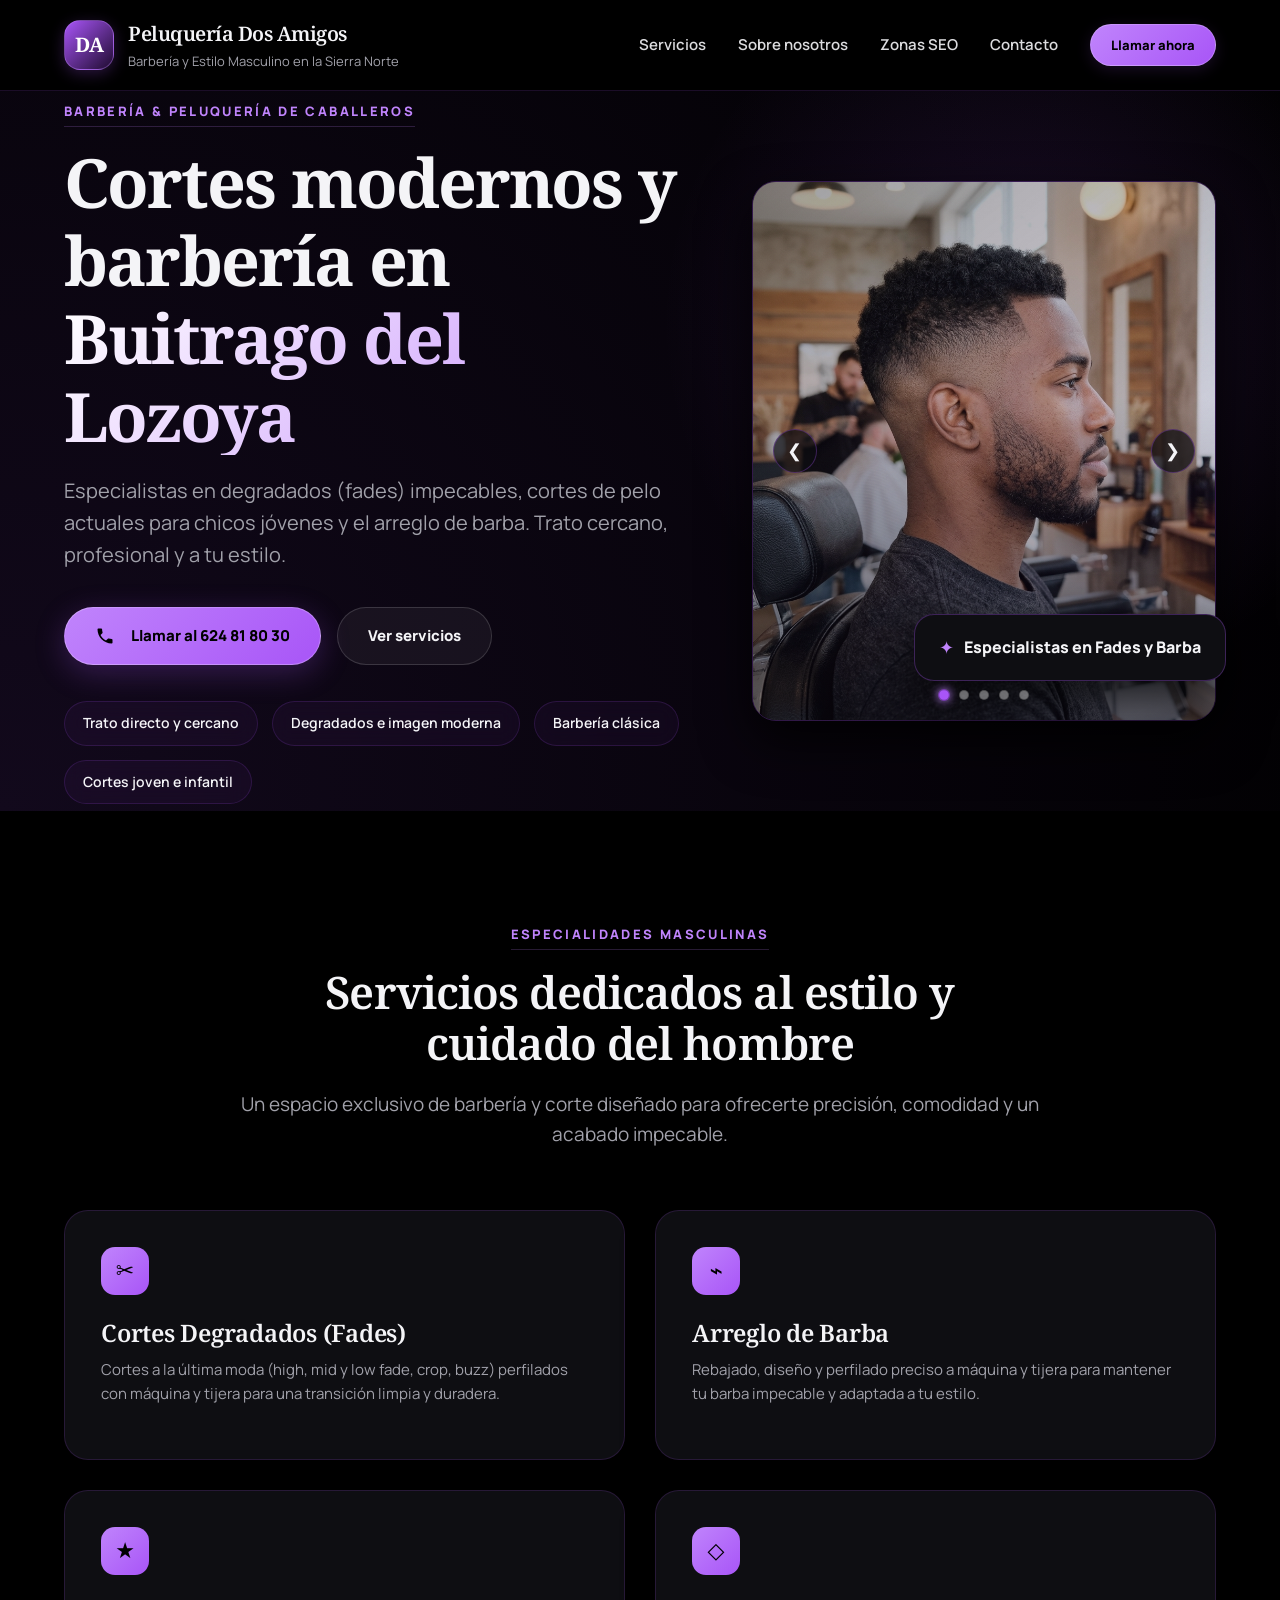
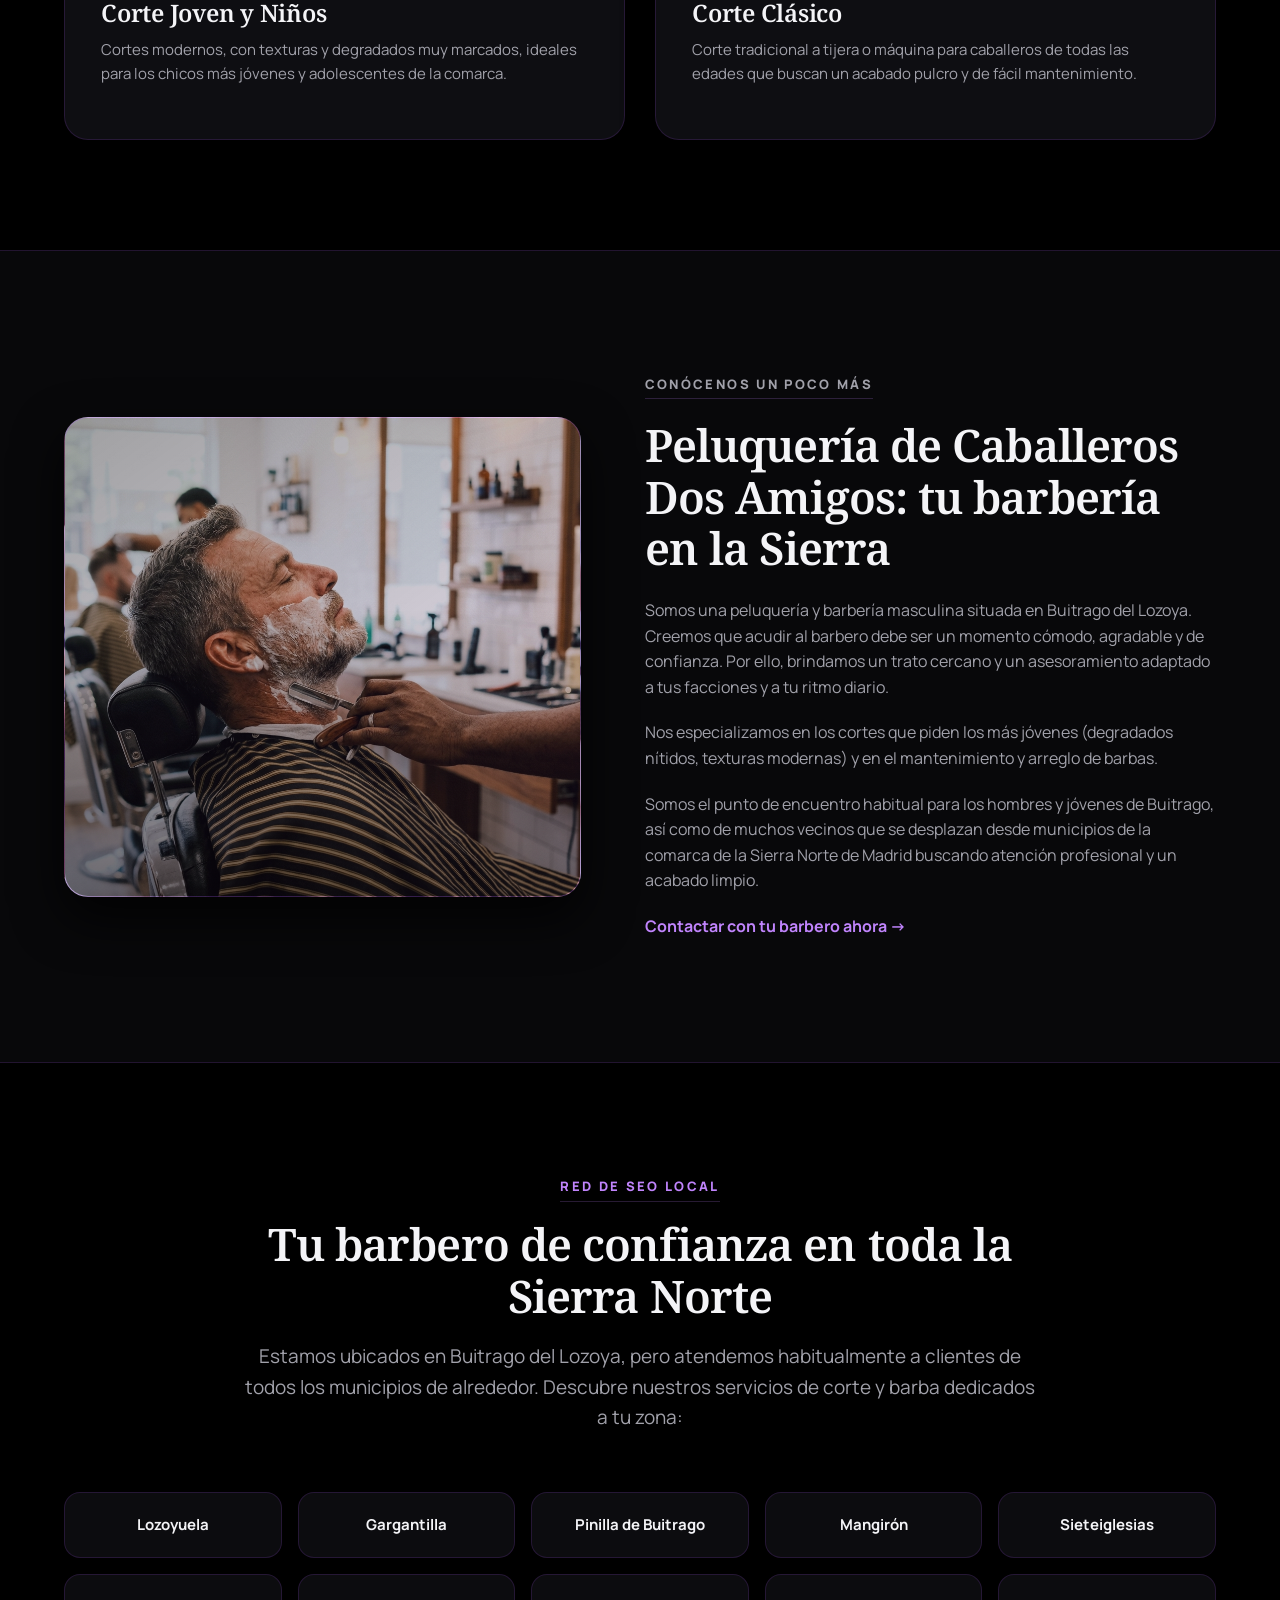
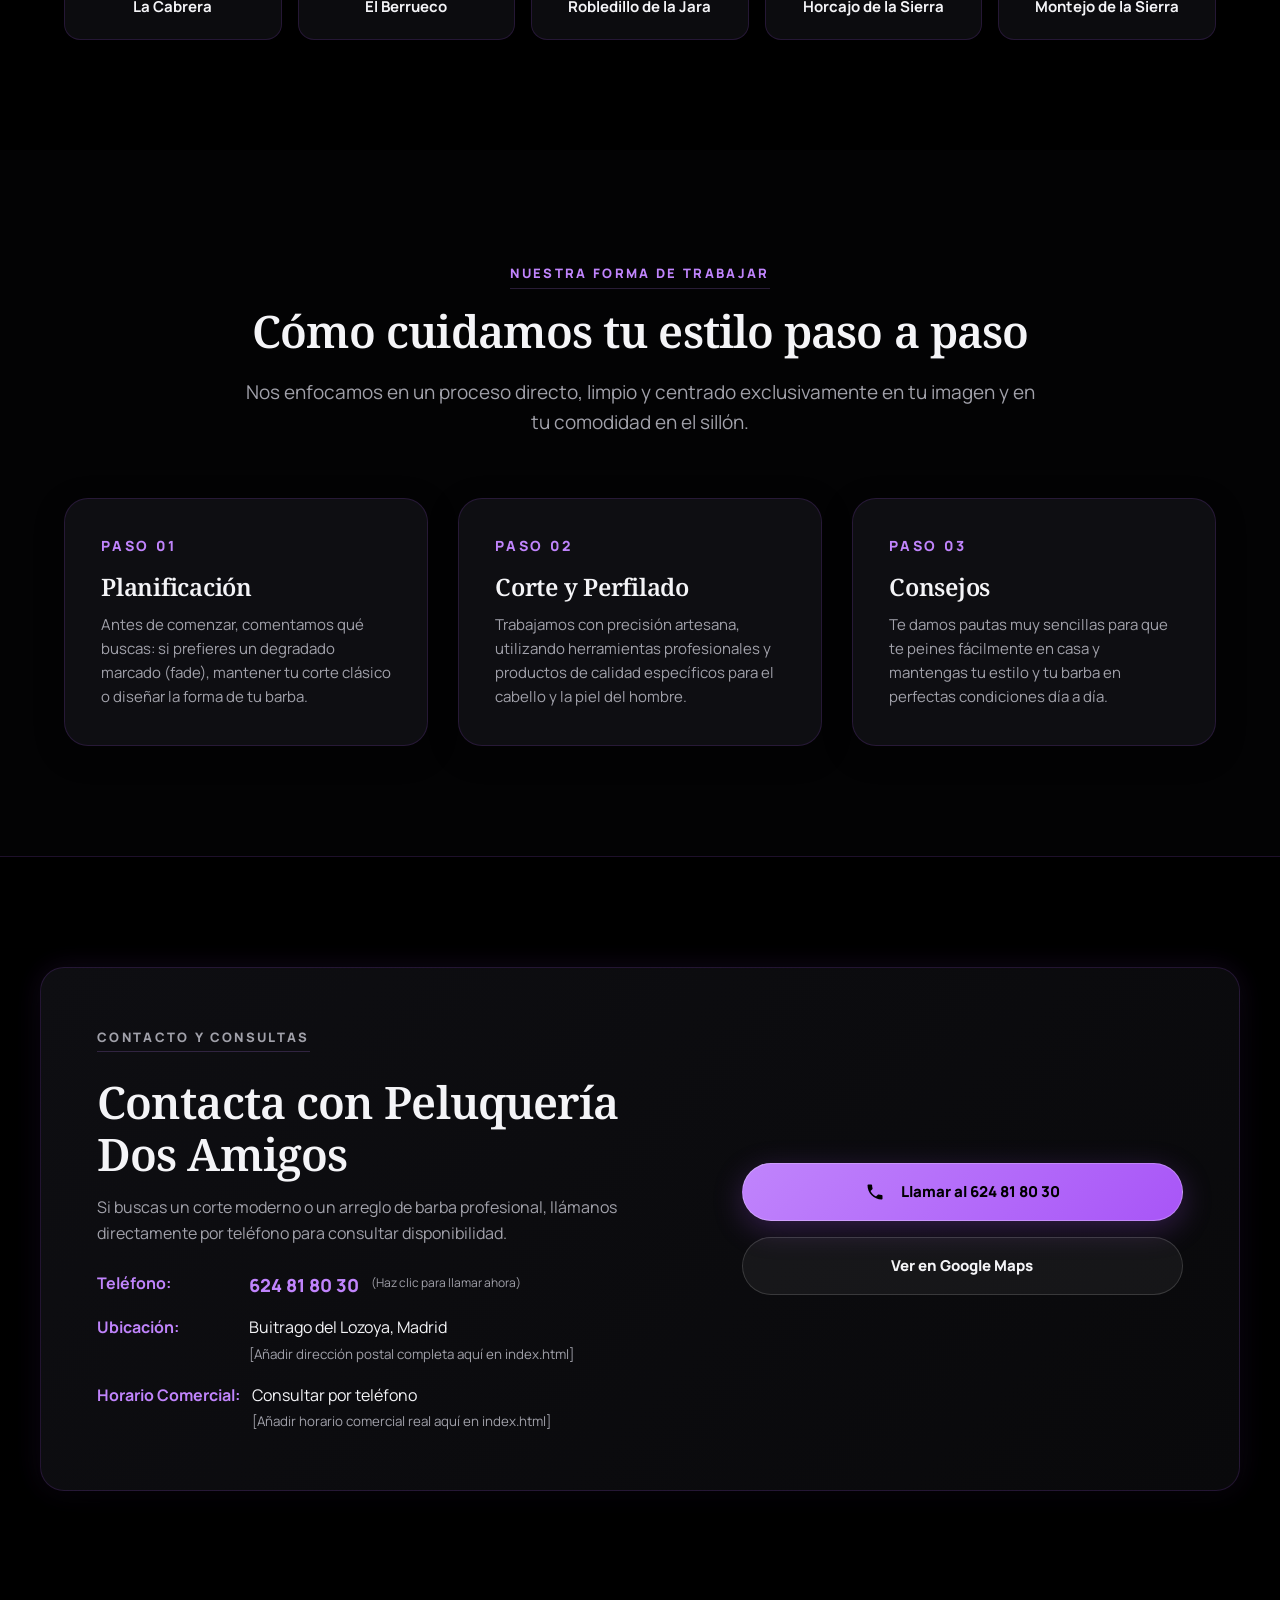
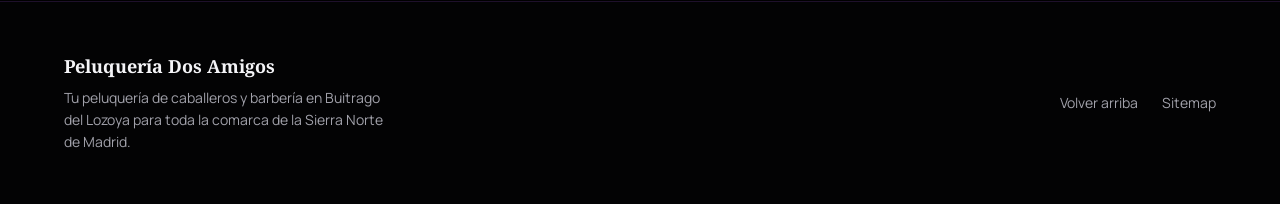
<file: index.html>
<!doctype html>
<html lang="es">
<head>
  <meta charset="UTF-8" />
  <meta name="viewport" content="width=device-width, initial-scale=1.0" />
  
  <!-- SEO Meta Tags -->
  <title>Barbería y Peluquería de Caballeros Dos Amigos | Buitrago del Lozoya</title>
  <meta name="description" content="Peluquería de caballeros y barbería Dos Amigos en Buitrago del Lozoya. Cortes modernos, degradados (fades) para jóvenes y arreglo de barba profesional." />
  <meta name="keywords" content="barberia Buitrago del Lozoya, peluqueria caballeros Buitrago, cortar pelo hombre Buitrago, degradados jovenes Buitrago, arreglar barba Buitrago, peluqueria hombres Sierra Norte" />
  <meta name="robots" content="index, follow, max-image-preview:large" />
  
  <!-- Canonical URL -->
  <link rel="canonical" href="https://peluqueria-dos-amigos-buitrago.github.io/" />
  
  <!-- Open Graph / Facebook -->
  <meta property="og:title" content="Peluquería de Caballeros y Barbería Dos Amigos | Buitrago del Lozoya" />
  <meta property="og:description" content="Tu barbería de confianza en Buitrago del Lozoya y Sierra Norte. Cortes modernos, degradados impecables y arreglo de barba." />
  <meta property="og:type" content="website" />
  <meta property="og:url" content="https://peluqueria-dos-amigos-buitrago.github.io/" />
  <meta property="og:image" content="https://peluqueria-dos-amigos-buitrago.github.io/assets/og-peluqueria-dos-amigos.jpg" />
  
  <!-- Favicon -->
  <link rel="icon" href="assets/favicon.svg" type="image/svg+xml" />
  
  <!-- Preconectar Google Fonts para rendimiento -->
  <link rel="preconnect" href="https://fonts.googleapis.com" />
  <link rel="preconnect" href="https://fonts.gstatic.com" crossorigin />
  
  <!-- Stylesheets -->
  <link rel="stylesheet" href="assets/styles.css?v=1.2" />
  
  <!-- Schema.org JSON-LD para SEO Local -->
  <script type="application/ld+json">
  {
    "@context": "https://schema.org",
    "@type": "BarberShop",
    "name": "Peluquería de Caballeros y Barbería Dos Amigos",
    "image": "https://peluqueria-dos-amigos-buitrago.github.io/assets/og-peluqueria-dos-amigos.jpg",
    "@id": "https://peluqueria-dos-amigos-buitrago.github.io/#barbershop",
    "url": "https://peluqueria-dos-amigos-buitrago.github.io/",
    "telephone": "+34624818030",
    "priceRange": "€€",
    "address": {
      "@type": "PostalAddress",
      "streetAddress": "Buitrago del Lozoya",
      "addressLocality": "Buitrago del Lozoya",
      "postalCode": "28730",
      "addressRegion": "Madrid",
      "addressCountry": "ES"
    },
    "geo": {
      "@type": "GeoCoordinates",
      "latitude": 40.9921,
      "longitude": -3.6382
    },
    "openingHoursSpecification": [
      {
        "@type": "OpeningHoursSpecification",
        "dayOfWeek": [
          "Tuesday",
          "Wednesday",
          "Thursday",
          "Friday"
        ],
        "opens": "09:30",
        "closes": "19:30"
      },
      {
        "@type": "OpeningHoursSpecification",
        "dayOfWeek": "Saturday",
        "opens": "09:00",
        "closes": "14:00"
      }
    ],
    "sameAs": [
      "https://www.instagram.com/peluqueria_dos_amigos"
    ],
    "areaServed": [
      "Buitrago del Lozoya",
      "Lozoyuela",
      "Gargantilla del Lozoya",
      "Pinilla de Buitrago",
      "Mangirón",
      "Sieteiglesias",
      "La Cabrera",
      "El Berrueco",
      "Robledillo de la Jara",
      "Horcajo de la Sierra",
      "Montejo de la Sierra"
    ]
  }
  </script>
</head>
<body>
  <!-- Skip Link para Accesibilidad -->
  <a class="skip" href="#contenido">Saltar al contenido</a>
  
  <!-- Header / Navegación -->
  <header class="site-header" id="top">
    <div class="container nav-wrap">
      <a href="index.html" class="brand" aria-label="Peluquería de Caballeros y Barbería Dos Amigos - Inicio">
        <span class="brand-mark" aria-hidden="true">DA</span>
        <span>
          <strong>Peluquería Dos Amigos</strong>
          <small>Barbería y Estilo Masculino en la Sierra Norte</small>
        </span>
      </a>
      <button class="menu-toggle" aria-expanded="false" aria-controls="menu" aria-label="Abrir menú de navegación">☰</button>
      <nav id="menu" class="menu" aria-label="Navegación principal">
        <a href="#servicios">Servicios</a>
        <a href="#sobre-nosotros">Sobre nosotros</a>
        <a href="#zonas">Zonas SEO</a>
        <a href="#contacto">Contacto</a>
        <a class="btn btn-small" href="tel:+34624818030">Llamar ahora</a>
      </nav>
    </div>
  </header>

  <!-- Contenido Principal -->
  <main id="contenido">
    <!-- Hero Section -->
    <section class="hero section-glow">
      <div class="container hero-grid">
        <div class="hero-copy reveal">
          <p class="eyebrow">Barbería &amp; Peluquería de Caballeros</p>
          <h1>Cortes modernos y barbería en <strong>Buitrago del Lozoya</strong></h1>
          <p class="lead">Especialistas en degradados (fades) impecables, cortes de pelo actuales para chicos jóvenes y el arreglo de barba. Trato cercano, profesional y a tu estilo.</p>
          <div class="hero-actions">
            <a class="btn" href="tel:+34624818030">
              <svg style="width:20px;height:20px;fill:currentColor;vertical-align:middle;margin-right:6px;" viewBox="0 0 24 24"><path d="M6.62 10.79c1.44 2.83 3.76 5.14 6.59 6.59l2.2-2.2c.27-.27.67-.36 1.02-.24 1.12.37 2.33.57 3.57.57.55 0 1 .45 1 1V20c0 .55-.45 1-1 1-9.39 0-17-7.61-17-17 0-.55.45-1 1-1h3.5c.55 0 1 .45 1 1 0 1.25.2 2.45.57 3.57.11.35.03.74-.25 1.02l-2.2 2.2z"/></svg>
              Llamar al 624 81 80 30
            </a>
            <a class="btn btn-ghost" href="#servicios">Ver servicios</a>
          </div>
          <ul class="trust-list" aria-label="Nuestras garantías">
            <li>Trato directo y cercano</li>
            <li>Degradados e imagen moderna</li>
            <li>Barbería clásica</li>
            <li>Cortes joven e infantil</li>
          </ul>
        </div>
        <div class="hero-card reveal floating-card">
          <!-- Carrusel de imágenes reales de cortes -->
          <div class="carousel-container">
            <div class="carousel-slides">
              <div class="carousel-slide active" style="background-image: linear-gradient(145deg, rgba(14, 14, 18, 0.4), rgba(168, 85, 247, 0.1)), url('assets/corte-1.png');" role="img" aria-label="Corte degradado moderno - Cliente 1"></div>
              <div class="carousel-slide" style="background-image: linear-gradient(145deg, rgba(14, 14, 18, 0.4), rgba(168, 85, 247, 0.1)), url('assets/corte-2.png');" role="img" aria-label="Corte degradado moderno - Cliente 2"></div>
              <div class="carousel-slide" style="background-image: linear-gradient(145deg, rgba(14, 14, 18, 0.4), rgba(168, 85, 247, 0.1)), url('assets/corte-3.png');" role="img" aria-label="Corte degradado moderno - Cliente 3"></div>
              <div class="carousel-slide" style="background-image: linear-gradient(145deg, rgba(14, 14, 18, 0.4), rgba(168, 85, 247, 0.1)), url('assets/corte-4.png');" role="img" aria-label="Corte degradado moderno - Cliente 4"></div>
              <div class="carousel-slide" style="background-image: linear-gradient(145deg, rgba(14, 14, 18, 0.4), rgba(168, 85, 247, 0.1)), url('assets/corte-5.png');" role="img" aria-label="Corte degradado moderno - Cliente 5"></div>
            </div>
            <!-- Botones de flechas de control -->
            <button class="carousel-arrow prev" aria-label="Imagen anterior">❮</button>
            <button class="carousel-arrow next" aria-label="Imagen siguiente">❯</button>
            <!-- Puntos indicadores -->
            <div class="carousel-dots">
              <span class="dot active" data-slide="0"></span>
              <span class="dot" data-slide="1"></span>
              <span class="dot" data-slide="2"></span>
              <span class="dot" data-slide="3"></span>
              <span class="dot" data-slide="4"></span>
            </div>
          </div>
          <div class="floating-note">Especialistas en Fades y Barba</div>
        </div>
      </div>
    </section>

    <!-- Sección de Servicios -->
    <section class="section" id="servicios">
      <div class="container">
        <div class="section-heading reveal">
          <p class="eyebrow">Especialidades Masculinas</p>
          <h2>Servicios dedicados al estilo y cuidado del hombre</h2>
          <p>Un espacio exclusivo de barbería y corte diseñado para ofrecerte precisión, comodidad y un acabado impecable.</p>
        </div>
        <div class="cards services-grid">
          <article class="card reveal">
            <span class="icon" aria-hidden="true">✂</span>
            <h3>Cortes Degradados (Fades)</h3>
            <p>Cortes a la última moda (high, mid y low fade, crop, buzz) perfilados con máquina y tijera para una transición limpia y duradera.</p>
          </article>
          <article class="card reveal">
            <span class="icon" aria-hidden="true">⌁</span>
            <h3>Arreglo de Barba</h3>
            <p>Rebajado, diseño y perfilado preciso a máquina y tijera para mantener tu barba impecable y adaptada a tu estilo.</p>
          </article>
          <article class="card reveal">
            <span class="icon" aria-hidden="true">★</span>
            <h3>Corte Joven y Niños</h3>
            <p>Cortes modernos, con texturas y degradados muy marcados, ideales para los chicos más jóvenes y adolescentes de la comarca.</p>
          </article>
          <article class="card reveal">
            <span class="icon" aria-hidden="true">◇</span>
            <h3>Corte Clásico</h3>
            <p>Corte tradicional a tijera o máquina para caballeros de todas las edades que buscan un acabado pulcro y de fácil mantenimiento.</p>
          </article>
        </div>
      </div>
    </section>

    <!-- Sección Sobre Nosotros -->
    <section class="split section-soft" id="sobre-nosotros">
      <div class="container split-grid">
        <div class="image-panel reveal" role="img" aria-label="Barbero afeitando la barba con cuchilla clásica a un cliente de unos 50 años"></div>
        <div class="reveal">
          <p class="eyebrow">Conócenos un poco más</p>
          <h2>Peluquería de Caballeros Dos Amigos: tu barbería en la Sierra</h2>
          <p>Somos una peluquería y barbería masculina situada en Buitrago del Lozoya. Creemos que acudir al barbero debe ser un momento cómodo, agradable y de confianza. Por ello, brindamos un trato cercano y un asesoramiento adaptado a tus facciones y a tu ritmo diario.</p>
          <p>Nos especializamos en los cortes que piden los más jóvenes (degradados nítidos, texturas modernas) y en el mantenimiento y arreglo de barbas.</p>
          <p>Somos el punto de encuentro habitual para los hombres y jóvenes de Buitrago, así como de muchos vecinos que se desplazan desde municipios de la comarca de la Sierra Norte de Madrid buscando atención profesional y un acabado limpio.</p>
          <a class="text-link" href="#contacto">Contactar con tu barbero ahora →</a>
        </div>
      </div>
    </section>

    <!-- Sección Zonas SEO / Red Local -->
    <section class="section" id="zonas">
      <div class="container">
        <div class="section-heading reveal">
          <p class="eyebrow">Red de SEO Local</p>
          <h2>Tu barbero de confianza en toda la Sierra Norte</h2>
          <p>Estamos ubicados en Buitrago del Lozoya, pero atendemos habitualmente a clientes de todos los municipios de alrededor. Descubre nuestros servicios de corte y barba dedicados a tu zona:</p>
        </div>
        <div class="zone-grid reveal">
          <a href="zonas/peluqueria-lozoyuela.html">Lozoyuela</a>
          <a href="zonas/peluqueria-gargantilla-del-lozoya.html">Gargantilla</a>
          <a href="zonas/peluqueria-pinilla-de-buitrago.html">Pinilla de Buitrago</a>
          <a href="zonas/peluqueria-mangiron.html">Mangirón</a>
          <a href="zonas/peluqueria-sieteiglesias.html">Sieteiglesias</a>
          <a href="zonas/peluqueria-la-cabrera.html">La Cabrera</a>
          <a href="zonas/peluqueria-el-berrueco.html">El Berrueco</a>
          <a href="zonas/peluqueria-robledillo-de-la-jara.html">Robledillo de la Jara</a>
          <a href="zonas/peluqueria-horcajo-de-la-sierra.html">Horcajo de la Sierra</a>
          <a href="zonas/peluqueria-montejo-de-la-sierra.html">Montejo de la Sierra</a>
        </div>
      </div>
    </section>

    <!-- Sección de Metodología -->
    <section class="section section-dark">
      <div class="container">
        <div class="section-heading reveal">
          <p class="eyebrow">Nuestra Forma de Trabajar</p>
          <h2>Cómo cuidamos tu estilo paso a paso</h2>
          <p>Nos enfocamos en un proceso directo, limpio y centrado exclusivamente en tu imagen y en tu comodidad en el sillón.</p>
        </div>
        <div class="method-grid">
          <article class="method reveal">
            <span>PASO 01</span>
            <h3>Planificación</h3>
            <p>Antes de comenzar, comentamos qué buscas: si prefieres un degradado marcado (fade), mantener tu corte clásico o diseñar la forma de tu barba.</p>
          </article>
          <article class="method reveal">
            <span>PASO 02</span>
            <h3>Corte y Perfilado</h3>
            <p>Trabajamos con precisión artesana, utilizando herramientas profesionales y productos de calidad específicos para el cabello y la piel del hombre.</p>
          </article>
          <article class="method reveal">
            <span>PASO 03</span>
            <h3>Consejos</h3>
            <p>Te damos pautas muy sencillas para que te peines fácilmente en casa y mantengas tu estilo y tu barba en perfectas condiciones día a día.</p>
          </article>
        </div>
      </div>
    </section>

    <!-- Sección de Contacto -->
    <section class="section" id="contacto">
      <div class="container contact-box reveal">
        <div>
          <p class="eyebrow">Contacto y Consultas</p>
          <h2>Contacta con Peluquería Dos Amigos</h2>
          <p>Si buscas un corte moderno o un arreglo de barba profesional, llámanos directamente por teléfono para consultar disponibilidad.</p>
          
          <ul class="contact-list">
            <li>
              <strong>Teléfono:</strong> 
              <a href="tel:+34624818030" style="font-weight: 800; font-size: 18px; color: var(--gold-light);">624 81 80 30</a> 
              <span style="display:block;font-size:12px;color:var(--muted);margin-top:2px;">(Haz clic para llamar ahora)</span>
            </li>
            <li>
              <strong>Ubicación:</strong> 
              <span>Buitrago del Lozoya, Madrid <br><small style="color:var(--muted)">[Añadir dirección postal completa aquí en index.html]</small></span>
            </li>
            <li>
              <strong>Horario Comercial:</strong> 
              <span>Consultar por teléfono <br><small style="color:var(--muted)">[Añadir horario comercial real aquí en index.html]</small></span>
            </li>
          </ul>
        </div>
        <div class="contact-actions">
          <a class="btn" href="tel:+34624818030">
            <svg style="width:20px;height:20px;fill:currentColor;vertical-align:middle;margin-right:6px;" viewBox="0 0 24 24"><path d="M6.62 10.79c1.44 2.83 3.76 5.14 6.59 6.59l2.2-2.2c.27-.27.67-.36 1.02-.24 1.12.37 2.33.57 3.57.57.55 0 1 .45 1 1V20c0 .55-.45 1-1 1-9.39 0-17-7.61-17-17 0-.55.45-1 1-1h3.5c.55 0 1 .45 1 1 0 1.25.2 2.45.57 3.57.11.35.03.74-.25 1.02l-2.2 2.2z"/></svg>
            Llamar al 624 81 80 30
          </a>
          <a class="btn btn-ghost" href="https://www.google.com/maps/search/Peluquer%C3%ADa+Dos+Amigos+Buitrago+del+Lozoya" target="_blank" rel="noopener">
            Ver en Google Maps
          </a>
        </div>
      </div>
    </section>
  </main>

  <!-- Pie de Página -->
  <footer class="footer">
    <div class="container footer-grid">
      <div>
        <strong>Peluquería Dos Amigos</strong>
        <p>Tu peluquería de caballeros y barbería en Buitrago del Lozoya para toda la comarca de la Sierra Norte de Madrid.</p>
      </div>
      <div class="footer-links">
        <a href="#top">Volver arriba</a>
        <a href="sitemap.xml">Sitemap</a>
      </div>
    </div>
  </footer>

  <!-- Scripts -->
  <script src="assets/main.js"></script>
</body>
</html>
</file>
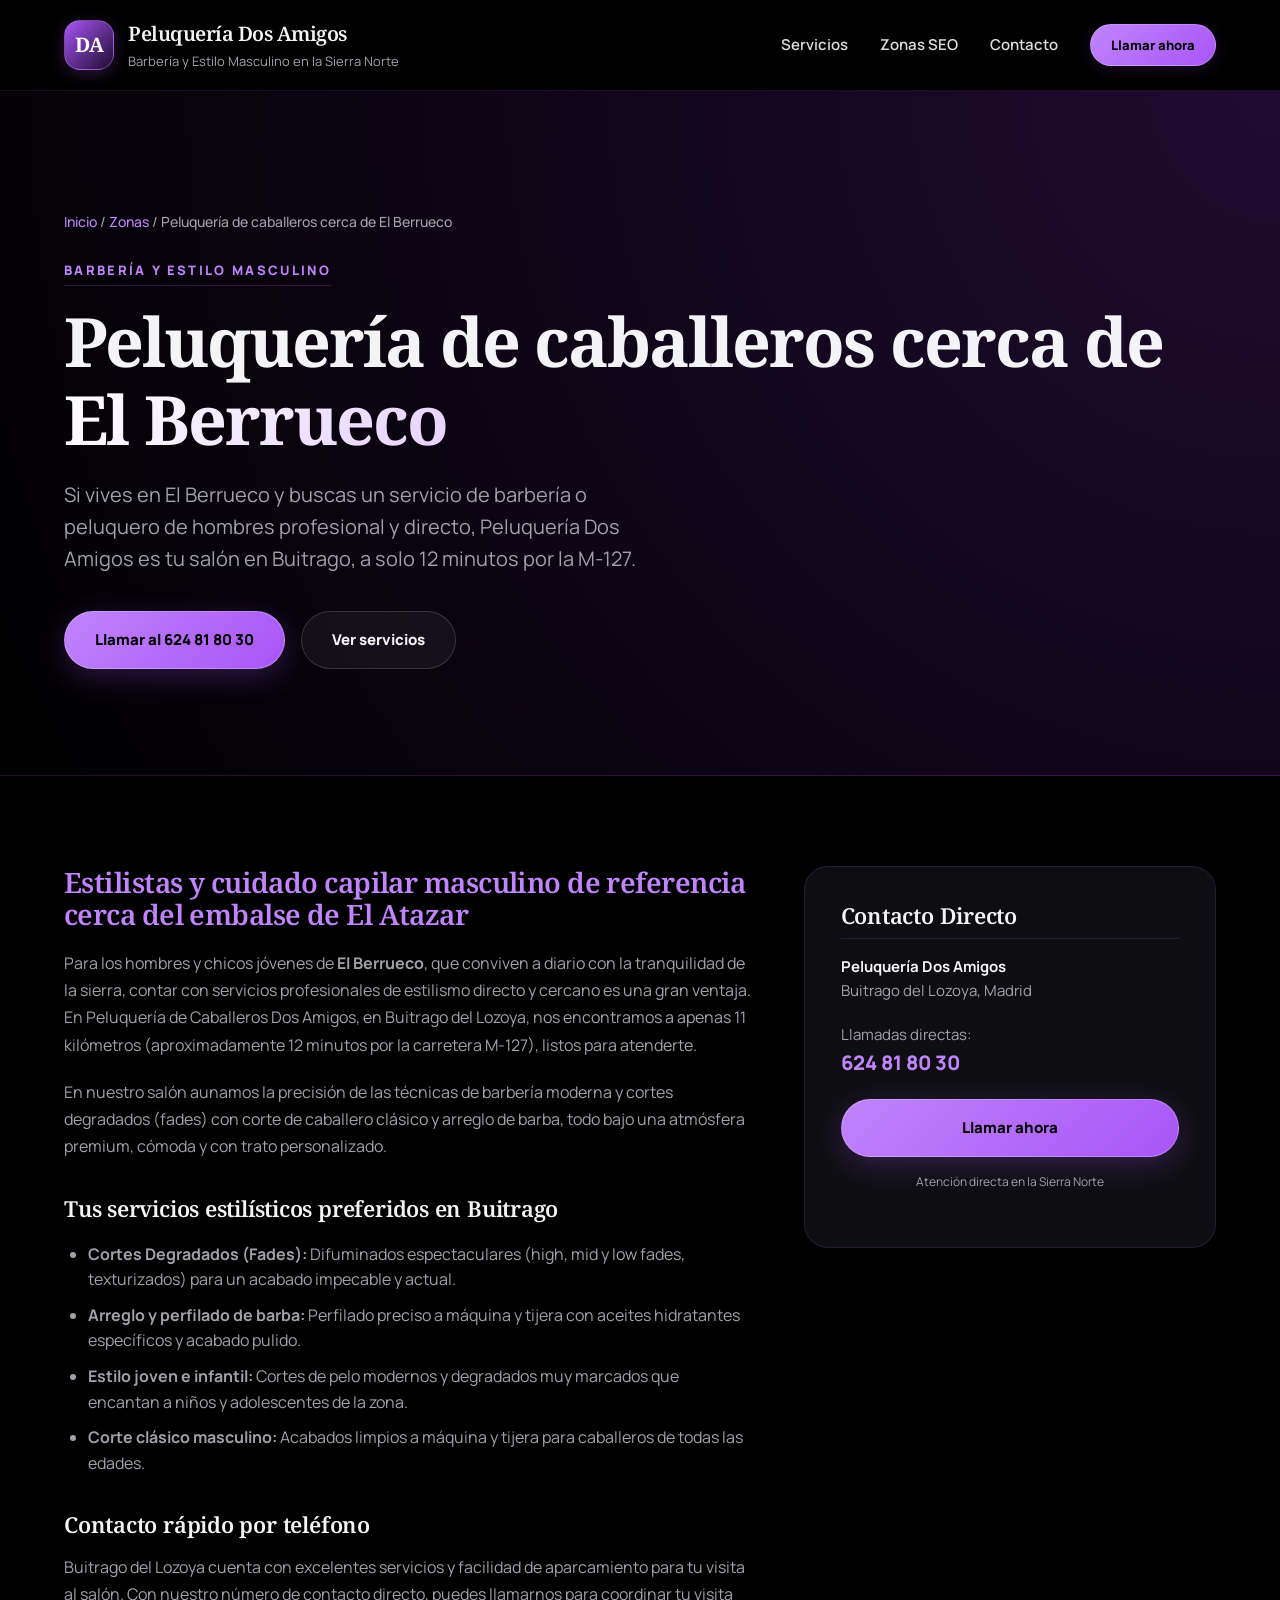
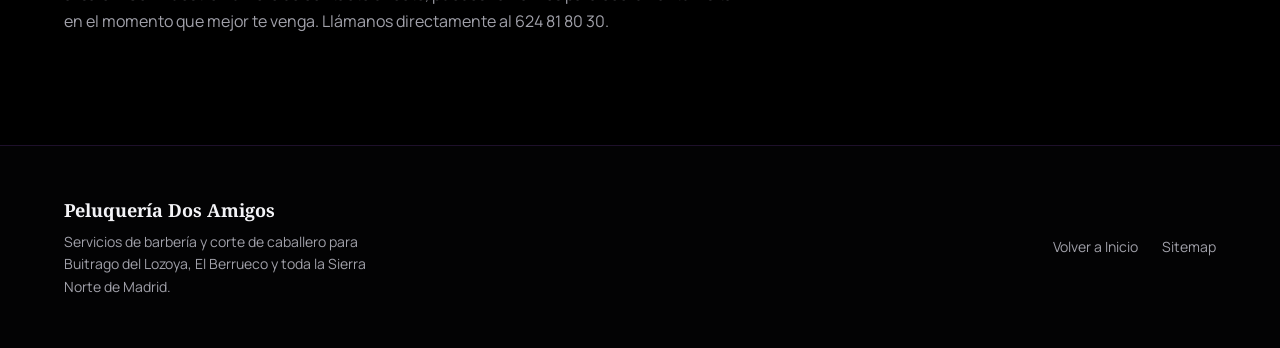
<file: zonas/peluqueria-el-berrueco.html>
<!doctype html>
<html lang="es">
<head>
  <meta charset="UTF-8" />
  <meta name="viewport" content="width=device-width, initial-scale=1.0" />
  <title>Barbería cerca de El Berrueco | Peluquería de Caballeros Dos Amigos</title>
  <meta name="description" content="¿Buscas barbería o peluquería de caballeros cerca de El Berrueco? Visita Peluquería Dos Amigos en Buitrago del Lozoya. Cortes degradados (fades) y barba a 12 minutos por la M-127." />
  <meta name="robots" content="index, follow, max-image-preview:large" />
  
  <!-- Canonical URL -->
  <link rel="canonical" href="https://peluqueria-dos-amigos-buitrago.github.io/zonas/peluqueria-el-berrueco.html" />
  <link rel="icon" href="../assets/favicon.svg" type="image/svg+xml" />
  
  <!-- Preconectar Google Fonts -->
  <link rel="preconnect" href="https://fonts.googleapis.com" />
  <link rel="preconnect" href="https://fonts.gstatic.com" crossorigin />
  
  <link rel="stylesheet" href="../assets/styles.css?v=1.1" />
  
  <!-- Datos estructurados Schema.org -->
  <script type="application/ld+json">
  {
    "@context": "https://schema.org",
    "@type": "Service",
    "name": "Barbería cerca de El Berrueco",
    "provider": {
      "@type": "BarberShop",
      "name": "Peluquería de Caballeros y Barbería Dos Amigos",
      "image": "https://peluqueria-dos-amigos-buitrago.github.io/assets/og-peluqueria-dos-amigos.jpg",
      "address": {
        "@type": "PostalAddress",
        "addressLocality": "Buitrago del Lozoya",
        "addressRegion": "Madrid",
        "addressCountry": "ES"
      }
    },
    "areaServed": {
      "@type": "AdministrativeArea",
      "name": "El Berrueco"
    },
    "serviceType": "Peluquería de caballeros, barbería, cortes degradados (fades), corte infantil y arreglo de barba"
  }
  </script>
</head>
<body>
  <!-- Header / Navegación -->
  <header class="site-header">
    <div class="container nav-wrap">
      <a href="../index.html" class="brand" aria-label="Peluquería de Caballeros y Barbería Dos Amigos - Inicio">
        <span class="brand-mark" aria-hidden="true">DA</span>
        <span>
          <strong>Peluquería Dos Amigos</strong>
          <small>Barbería y Estilo Masculino en la Sierra Norte</small>
        </span>
      </a>
      <button class="menu-toggle" aria-expanded="false" aria-controls="menu" aria-label="Abrir menú de navegación">☰</button>
      <nav id="menu" class="menu" aria-label="Navegación principal">
        <a href="../index.html#servicios">Servicios</a>
        <a href="../index.html#zonas">Zonas SEO</a>
        <a href="../index.html#contacto">Contacto</a>
        <a class="btn btn-small" href="tel:+34624818030">Llamar ahora</a>
      </nav>
    </div>
  </header>

  <main id="contenido">
    <!-- Hero Section para Landing Local -->
    <section class="local-hero">
      <div class="container reveal">
        <nav class="breadcrumb" aria-label="Ruta de navegación">
          <a href="../index.html">Inicio</a> / <a href="../index.html#zonas">Zonas</a> / Peluquería de caballeros cerca de El Berrueco
        </nav>
        <p class="eyebrow">Barbería y Estilo Masculino</p>
        <h1>Peluquería de caballeros cerca de <strong>El Berrueco</strong></h1>
        <p class="lead">Si vives en El Berrueco y buscas un servicio de barbería o peluquero de hombres profesional y directo, Peluquería Dos Amigos es tu salón en Buitrago, a solo 12 minutos por la M-127.</p>
        <div class="hero-actions">
          <a class="btn" href="tel:+34624818030">Llamar al 624 81 80 30</a>
          <a class="btn btn-ghost" href="../index.html#servicios">Ver servicios</a>
        </div>
      </div>
    </section>

    <!-- Contenido Detallado Local -->
    <section class="local-content">
      <div class="container local-grid">
        <article class="reveal">
          <h2>Estilistas y cuidado capilar masculino de referencia cerca del embalse de El Atazar</h2>
          <p>Para los hombres y chicos jóvenes de <strong>El Berrueco</strong>, que conviven a diario con la tranquilidad de la sierra, contar con servicios profesionales de estilismo directo y cercano es una gran ventaja. En Peluquería de Caballeros Dos Amigos, en Buitrago del Lozoya, nos encontramos a apenas 11 kilómetros (aproximadamente 12 minutos por la carretera M-127), listos para atenderte.</p>
          <p>En nuestro salón aunamos la precisión de las técnicas de barbería moderna y cortes degradados (fades) con corte de caballero clásico y arreglo de barba, todo bajo una atmósfera premium, cómoda y con trato personalizado.</p>
          
          <h3>Tus servicios estilísticos preferidos en Buitrago</h3>
          <ul>
            <li><strong>Cortes Degradados (Fades):</strong> Difuminados espectaculares (high, mid y low fades, texturizados) para un acabado impecable y actual.</li>
            <li><strong>Arreglo y perfilado de barba:</strong> Perfilado preciso a máquina y tijera con aceites hidratantes específicos y acabado pulido.</li>
            <li><strong>Estilo joven e infantil:</strong> Cortes de pelo modernos y degradados muy marcados que encantan a niños y adolescentes de la zona.</li>
            <li><strong>Corte clásico masculino:</strong> Acabados limpios a máquina y tijera para caballeros de todas las edades.</li>
          </ul>

          <h3>Contacto rápido por teléfono</h3>
          <p>Buitrago del Lozoya cuenta con excelentes servicios y facilidad de aparcamiento para tu visita al salón. Con nuestro número de contacto directo, puedes llamarnos para coordinar tu visita en el momento que mejor te venga. Llámanos directamente al 624 81 80 30.</p>
        </article>

        <!-- Tarjeta de Contacto Lateral -->
        <aside class="seo-box reveal">
          <h3>Contacto Directo</h3>
          <p><strong>Peluquería Dos Amigos</strong><br>Buitrago del Lozoya, Madrid</p>
          
          <p>Llamadas directas:<br>
            <a href="tel:+34624818030" style="font-weight: 800; font-size: 20px; color: var(--gold-light);">624 81 80 30</a>
          </p>
          
          <a class="btn" href="tel:+34624818030">
            Llamar ahora
          </a>
          <p style="font-size: 12px; margin-top: 15px; color: var(--muted); text-align: center;">
            Atención directa en la Sierra Norte
          </p>
        </aside>
      </div>
    </section>
  </main>

  <!-- Pie de Página -->
  <footer class="footer">
    <div class="container footer-grid">
      <div>
        <strong>Peluquería Dos Amigos</strong>
        <p>Servicios de barbería y corte de caballero para Buitrago del Lozoya, El Berrueco y toda la Sierra Norte de Madrid.</p>
      </div>
      <div class="footer-links">
        <a href="../index.html">Volver a Inicio</a>
        <a href="../sitemap.xml">Sitemap</a>
      </div>
    </div>
  </footer>

  <!-- Scripts -->
  <script src="../assets/main.js"></script>
</body>
</html>
</file>
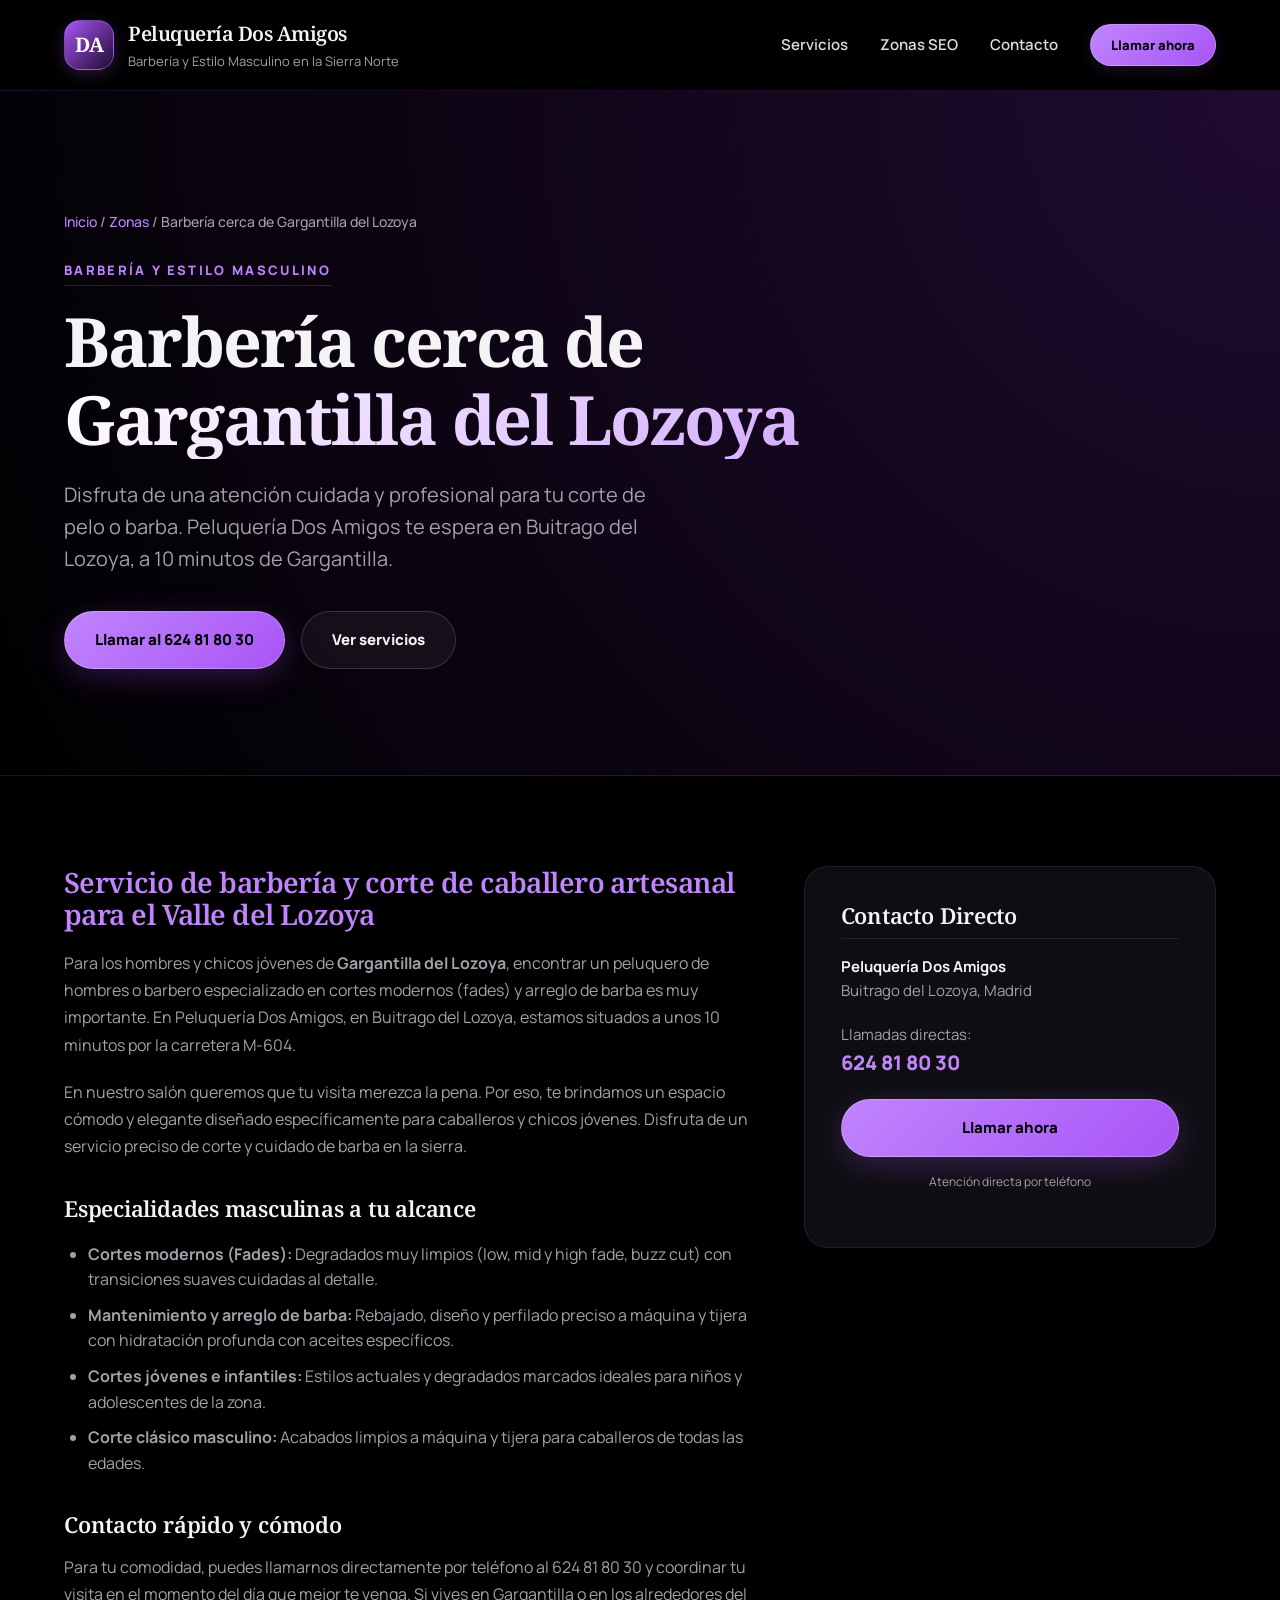
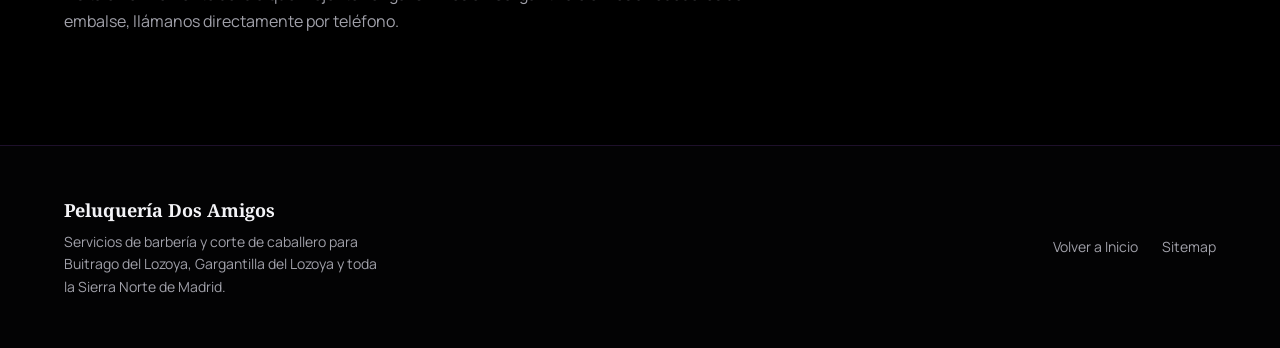
<file: zonas/peluqueria-gargantilla-del-lozoya.html>
<!doctype html>
<html lang="es">
<head>
  <meta charset="UTF-8" />
  <meta name="viewport" content="width=device-width, initial-scale=1.0" />
  <title>Barbería cerca de Gargantilla del Lozoya | Peluquería de Caballeros Dos Amigos</title>
  <meta name="description" content="¿Buscas barbería o peluquería de caballeros cerca de Gargantilla del Lozoya? Peluquería Dos Amigos está en Buitrago, a solo 10 minutos. Cortes modernos, degradados (fades) y barba." />
  <meta name="robots" content="index, follow, max-image-preview:large" />
  
  <!-- Canonical URL -->
  <link rel="canonical" href="https://peluqueria-dos-amigos-buitrago.github.io/zonas/peluqueria-gargantilla-del-lozoya.html" />
  <link rel="icon" href="../assets/favicon.svg" type="image/svg+xml" />
  
  <!-- Preconectar Google Fonts -->
  <link rel="preconnect" href="https://fonts.googleapis.com" />
  <link rel="preconnect" href="https://fonts.gstatic.com" crossorigin />
  
  <link rel="stylesheet" href="../assets/styles.css?v=1.1" />
  
  <!-- Datos estructurados Schema.org -->
  <script type="application/ld+json">
  {
    "@context": "https://schema.org",
    "@type": "Service",
    "name": "Barbería cerca de Gargantilla del Lozoya",
    "provider": {
      "@type": "BarberShop",
      "name": "Peluquería de Caballeros y Barbería Dos Amigos",
      "image": "https://peluqueria-dos-amigos-buitrago.github.io/assets/og-peluqueria-dos-amigos.jpg",
      "address": {
        "@type": "PostalAddress",
        "addressLocality": "Buitrago del Lozoya",
        "addressRegion": "Madrid",
        "addressCountry": "ES"
      }
    },
    "areaServed": {
      "@type": "AdministrativeArea",
      "name": "Gargantilla del Lozoya"
    },
    "serviceType": "Peluquería de caballeros, barbería, cortes degradados (fades), corte infantil y arreglo de barba"
  }
  </script>
</head>
<body>
  <!-- Header / Navegación -->
  <header class="site-header">
    <div class="container nav-wrap">
      <a href="../index.html" class="brand" aria-label="Peluquería de Caballeros y Barbería Dos Amigos - Inicio">
        <span class="brand-mark" aria-hidden="true">DA</span>
        <span>
          <strong>Peluquería Dos Amigos</strong>
          <small>Barbería y Estilo Masculino en la Sierra Norte</small>
        </span>
      </a>
      <button class="menu-toggle" aria-expanded="false" aria-controls="menu" aria-label="Abrir menú de navegación">☰</button>
      <nav id="menu" class="menu" aria-label="Navegación principal">
        <a href="../index.html#servicios">Servicios</a>
        <a href="../index.html#zonas">Zonas SEO</a>
        <a href="../index.html#contacto">Contacto</a>
        <a class="btn btn-small" href="tel:+34624818030">Llamar ahora</a>
      </nav>
    </div>
  </header>

  <main id="contenido">
    <!-- Hero Section para Landing Local -->
    <section class="local-hero">
      <div class="container reveal">
        <nav class="breadcrumb" aria-label="Ruta de navegación">
          <a href="../index.html">Inicio</a> / <a href="../index.html#zonas">Zonas</a> / Barbería cerca de Gargantilla del Lozoya
        </nav>
        <p class="eyebrow">Barbería y Estilo Masculino</p>
        <h1>Barbería cerca de <strong>Gargantilla del Lozoya</strong></h1>
        <p class="lead">Disfruta de una atención cuidada y profesional para tu corte de pelo o barba. Peluquería Dos Amigos te espera en Buitrago del Lozoya, a 10 minutos de Gargantilla.</p>
        <div class="hero-actions">
          <a class="btn" href="tel:+34624818030">Llamar al 624 81 80 30</a>
          <a class="btn btn-ghost" href="../index.html#servicios">Ver servicios</a>
        </div>
      </div>
    </section>

    <!-- Contenido Detallado Local -->
    <section class="local-content">
      <div class="container local-grid">
        <article class="reveal">
          <h2>Servicio de barbería y corte de caballero artesanal para el Valle del Lozoya</h2>
          <p>Para los hombres y chicos jóvenes de <strong>Gargantilla del Lozoya</strong>, encontrar un peluquero de hombres o barbero especializado en cortes modernos (fades) y arreglo de barba es muy importante. En Peluquería Dos Amigos, en Buitrago del Lozoya, estamos situados a unos 10 minutos por la carretera M-604.</p>
          <p>En nuestro salón queremos que tu visita merezca la pena. Por eso, te brindamos un espacio cómodo y elegante diseñado específicamente para caballeros y chicos jóvenes. Disfruta de un servicio preciso de corte y cuidado de barba en la sierra.</p>
          
          <h3>Especialidades masculinas a tu alcance</h3>
          <ul>
            <li><strong>Cortes modernos (Fades):</strong> Degradados muy limpios (low, mid y high fade, buzz cut) con transiciones suaves cuidadas al detalle.</li>
            <li><strong>Mantenimiento y arreglo de barba:</strong> Rebajado, diseño y perfilado preciso a máquina y tijera con hidratación profunda con aceites específicos.</li>
            <li><strong>Cortes jóvenes e infantiles:</strong> Estilos actuales y degradados marcados ideales para niños y adolescentes de la zona.</li>
            <li><strong>Corte clásico masculino:</strong> Acabados limpios a máquina y tijera para caballeros de todas las edades.</li>
          </ul>

          <h3>Contacto rápido y cómodo</h3>
          <p>Para tu comodidad, puedes llamarnos directamente por teléfono al 624 81 80 30 y coordinar tu visita en el momento del día que mejor te venga. Si vives en Gargantilla o en los alrededores del embalse, llámanos directamente por teléfono.</p>
        </article>

        <!-- Tarjeta de Contacto Lateral -->
        <aside class="seo-box reveal">
          <h3>Contacto Directo</h3>
          <p><strong>Peluquería Dos Amigos</strong><br>Buitrago del Lozoya, Madrid</p>
          
          <p>Llamadas directas:<br>
            <a href="tel:+34624818030" style="font-weight: 800; font-size: 20px; color: var(--gold-light);">624 81 80 30</a>
          </p>
          
          <a class="btn" href="tel:+34624818030">
            Llamar ahora
          </a>
          <p style="font-size: 12px; margin-top: 15px; color: var(--muted); text-align: center;">
            Atención directa por teléfono
          </p>
        </aside>
      </div>
    </section>
  </main>

  <!-- Pie de Página -->
  <footer class="footer">
    <div class="container footer-grid">
      <div>
        <strong>Peluquería Dos Amigos</strong>
        <p>Servicios de barbería y corte de caballero para Buitrago del Lozoya, Gargantilla del Lozoya y toda la Sierra Norte de Madrid.</p>
      </div>
      <div class="footer-links">
        <a href="../index.html">Volver a Inicio</a>
        <a href="../sitemap.xml">Sitemap</a>
      </div>
    </div>
  </footer>

  <!-- Scripts -->
  <script src="../assets/main.js"></script>
</body>
</html>
</file>
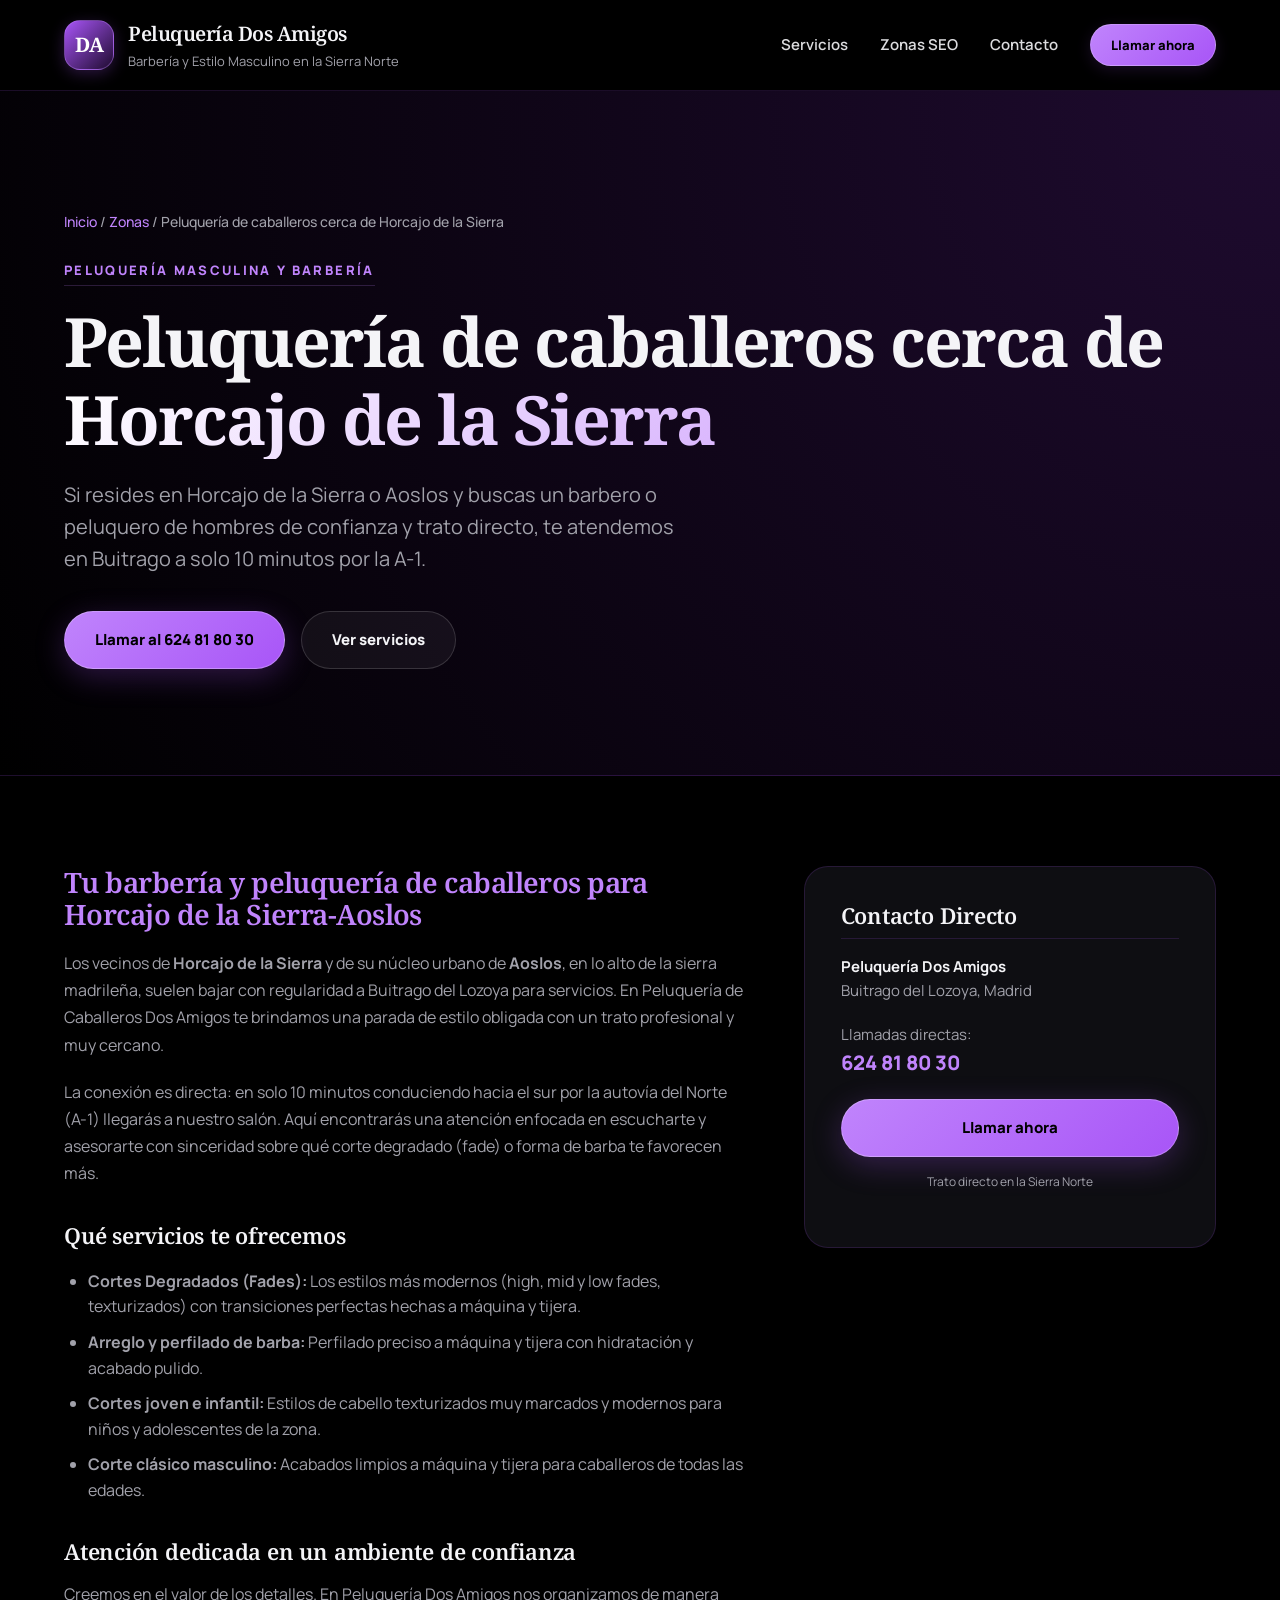
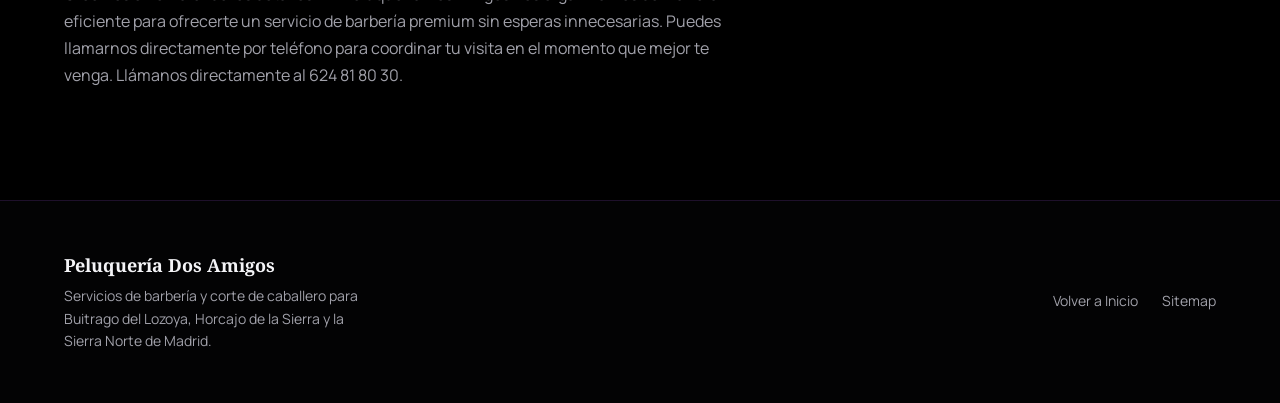
<file: zonas/peluqueria-horcajo-de-la-sierra.html>
<!doctype html>
<html lang="es">
<head>
  <meta charset="UTF-8" />
  <meta name="viewport" content="width=device-width, initial-scale=1.0" />
  <title>Barbería cerca de Horcajo de la Sierra | Peluquería de Caballeros Dos Amigos</title>
  <meta name="description" content="¿Buscas barbería o peluquería de caballeros cerca de Horcajo de la Sierra o Aoslos? Peluquería Dos Amigos está en Buitrago, a 10 minutos. Cortes, degradados (fades) y barba." />
  <meta name="robots" content="index, follow, max-image-preview:large" />
  
  <!-- Canonical URL -->
  <link rel="canonical" href="https://peluqueria-dos-amigos-buitrago.github.io/zonas/peluqueria-horcajo-de-la-sierra.html" />
  <link rel="icon" href="../assets/favicon.svg" type="image/svg+xml" />
  
  <!-- Preconectar Google Fonts -->
  <link rel="preconnect" href="https://fonts.googleapis.com" />
  <link rel="preconnect" href="https://fonts.gstatic.com" crossorigin />
  
  <link rel="stylesheet" href="../assets/styles.css?v=1.1" />
  
  <!-- Datos estructurados Schema.org -->
  <script type="application/ld+json">
  {
    "@context": "https://schema.org",
    "@type": "Service",
    "name": "Barbería cerca de Horcajo de la Sierra",
    "provider": {
      "@type": "BarberShop",
      "name": "Peluquería de Caballeros y Barbería Dos Amigos",
      "image": "https://peluqueria-dos-amigos-buitrago.github.io/assets/og-peluqueria-dos-amigos.jpg",
      "address": {
        "@type": "PostalAddress",
        "addressLocality": "Buitrago del Lozoya",
        "addressRegion": "Madrid",
        "addressCountry": "ES"
      }
    },
    "areaServed": {
      "@type": "AdministrativeArea",
      "name": "Horcajo de la Sierra"
    },
    "serviceType": "Peluquería de caballeros, barbería, cortes degradados (fades), corte infantil y arreglo de barba"
  }
  </script>
</head>
<body>
  <!-- Header / Navegación -->
  <header class="site-header">
    <div class="container nav-wrap">
      <a href="../index.html" class="brand" aria-label="Peluquería de Caballeros y Barbería Dos Amigos - Inicio">
        <span class="brand-mark" aria-hidden="true">DA</span>
        <span>
          <strong>Peluquería Dos Amigos</strong>
          <small>Barbería y Estilo Masculino en la Sierra Norte</small>
        </span>
      </a>
      <button class="menu-toggle" aria-expanded="false" aria-controls="menu" aria-label="Abrir menú de navegación">☰</button>
      <nav id="menu" class="menu" aria-label="Navegación principal">
        <a href="../index.html#servicios">Servicios</a>
        <a href="../index.html#zonas">Zonas SEO</a>
        <a href="../index.html#contacto">Contacto</a>
        <a class="btn btn-small" href="tel:+34624818030">Llamar ahora</a>
      </nav>
    </div>
  </header>

  <main id="contenido">
    <!-- Hero Section para Landing Local -->
    <section class="local-hero">
      <div class="container reveal">
        <nav class="breadcrumb" aria-label="Ruta de navegación">
          <a href="../index.html">Inicio</a> / <a href="../index.html#zonas">Zonas</a> / Peluquería de caballeros cerca de Horcajo de la Sierra
        </nav>
        <p class="eyebrow">Peluquería Masculina y Barbería</p>
        <h1>Peluquería de caballeros cerca de <strong>Horcajo de la Sierra</strong></h1>
        <p class="lead">Si resides en Horcajo de la Sierra o Aoslos y buscas un barbero o peluquero de hombres de confianza y trato directo, te atendemos en Buitrago a solo 10 minutos por la A-1.</p>
        <div class="hero-actions">
          <a class="btn" href="tel:+34624818030">Llamar al 624 81 80 30</a>
          <a class="btn btn-ghost" href="../index.html#servicios">Ver servicios</a>
        </div>
      </div>
    </section>

    <!-- Contenido Detallado Local -->
    <section class="local-content">
      <div class="container local-grid">
        <article class="reveal">
          <h2>Tu barbería y peluquería de caballeros para Horcajo de la Sierra-Aoslos</h2>
          <p>Los vecinos de <strong>Horcajo de la Sierra</strong> y de su núcleo urbano de <strong>Aoslos</strong>, en lo alto de la sierra madrileña, suelen bajar con regularidad a Buitrago del Lozoya para servicios. En Peluquería de Caballeros Dos Amigos te brindamos una parada de estilo obligada con un trato profesional y muy cercano.</p>
          <p>La conexión es directa: en solo 10 minutos conduciendo hacia el sur por la autovía del Norte (A-1) llegarás a nuestro salón. Aquí encontrarás una atención enfocada en escucharte y asesorarte con sinceridad sobre qué corte degradado (fade) o forma de barba te favorecen más.</p>
          
          <h3>Qué servicios te ofrecemos</h3>
          <ul>
            <li><strong>Cortes Degradados (Fades):</strong> Los estilos más modernos (high, mid y low fades, texturizados) con transiciones perfectas hechas a máquina y tijera.</li>
            <li><strong>Arreglo y perfilado de barba:</strong> Perfilado preciso a máquina y tijera con hidratación y acabado pulido.</li>
            <li><strong>Cortes joven e infantil:</strong> Estilos de cabello texturizados muy marcados y modernos para niños y adolescentes de la zona.</li>
            <li><strong>Corte clásico masculino:</strong> Acabados limpios a máquina y tijera para caballeros de todas las edades.</li>
          </ul>

          <h3>Atención dedicada en un ambiente de confianza</h3>
          <p>Creemos en el valor de los detalles. En Peluquería Dos Amigos nos organizamos de manera eficiente para ofrecerte un servicio de barbería premium sin esperas innecesarias. Puedes llamarnos directamente por teléfono para coordinar tu visita en el momento que mejor te venga. Llámanos directamente al 624 81 80 30.</p>
        </article>

        <!-- Tarjeta de Contacto Lateral -->
        <aside class="seo-box reveal">
          <h3>Contacto Directo</h3>
          <p><strong>Peluquería Dos Amigos</strong><br>Buitrago del Lozoya, Madrid</p>
          
          <p>Llamadas directas:<br>
            <a href="tel:+34624818030" style="font-weight: 800; font-size: 20px; color: var(--gold-light);">624 81 80 30</a>
          </p>
          
          <a class="btn" href="tel:+34624818030">
            Llamar ahora
          </a>
          <p style="font-size: 12px; margin-top: 15px; color: var(--muted); text-align: center;">
            Trato directo en la Sierra Norte
          </p>
        </aside>
      </div>
    </section>
  </main>

  <!-- Pie de Página -->
  <footer class="footer">
    <div class="container footer-grid">
      <div>
        <strong>Peluquería Dos Amigos</strong>
        <p>Servicios de barbería y corte de caballero para Buitrago del Lozoya, Horcajo de la Sierra y la Sierra Norte de Madrid.</p>
      </div>
      <div class="footer-links">
        <a href="../index.html">Volver a Inicio</a>
        <a href="../sitemap.xml">Sitemap</a>
      </div>
    </div>
  </footer>

  <!-- Scripts -->
  <script src="../assets/main.js"></script>
</body>
</html>
</file>
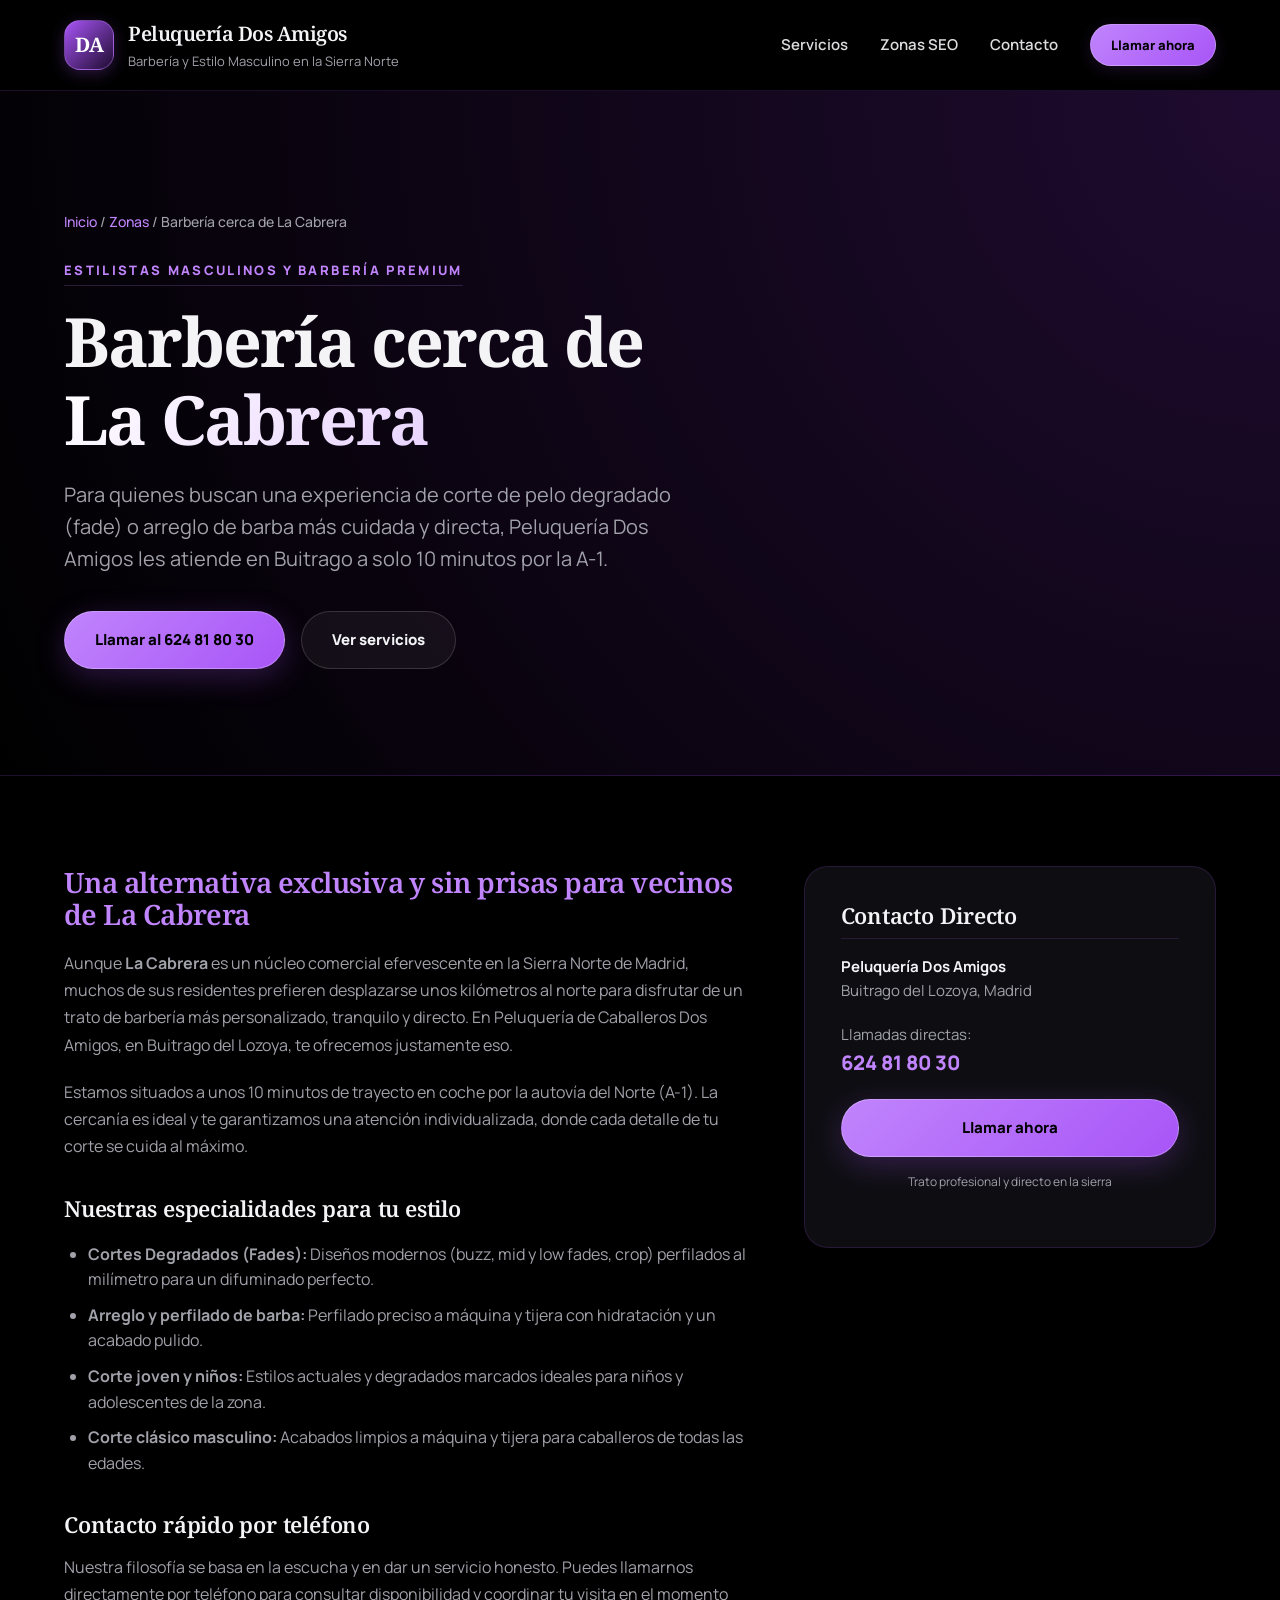
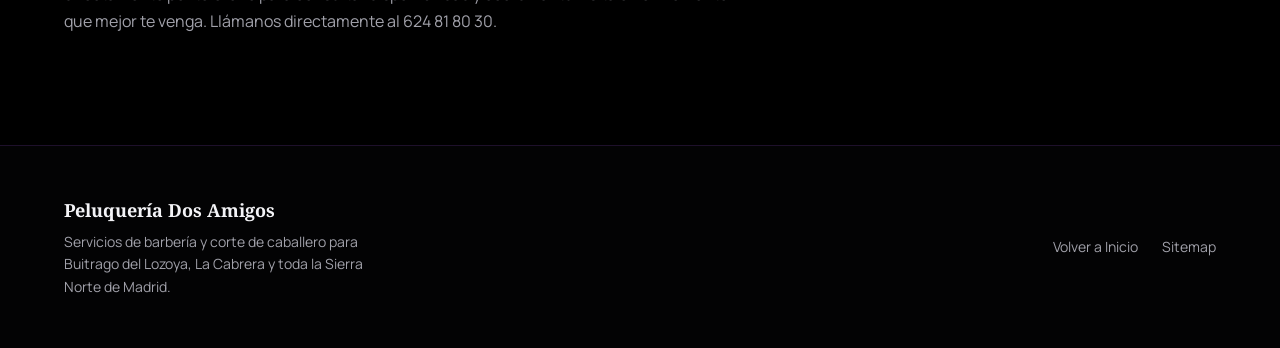
<file: zonas/peluqueria-la-cabrera.html>
<!doctype html>
<html lang="es">
<head>
  <meta charset="UTF-8" />
  <meta name="viewport" content="width=device-width, initial-scale=1.0" />
  <title>Barbería cerca de La Cabrera | Peluquería de Caballeros Dos Amigos</title>
  <meta name="description" content="¿Buscas barbería o peluquería de caballeros cerca de La Cabrera? En Peluquería Dos Amigos en Buitrago te ofrecemos atención exclusiva, cortes degradados y barba a 10 minutos por la A-1." />
  <meta name="robots" content="index, follow, max-image-preview:large" />
  
  <!-- Canonical URL -->
  <link rel="canonical" href="https://peluqueria-dos-amigos-buitrago.github.io/zonas/peluqueria-la-cabrera.html" />
  <link rel="icon" href="../assets/favicon.svg" type="image/svg+xml" />
  
  <!-- Preconectar Google Fonts -->
  <link rel="preconnect" href="https://fonts.googleapis.com" />
  <link rel="preconnect" href="https://fonts.gstatic.com" crossorigin />
  
  <link rel="stylesheet" href="../assets/styles.css?v=1.1" />
  
  <!-- Datos estructurados Schema.org -->
  <script type="application/ld+json">
  {
    "@context": "https://schema.org",
    "@type": "Service",
    "name": "Barbería cerca de La Cabrera",
    "provider": {
      "@type": "BarberShop",
      "name": "Peluquería de Caballeros y Barbería Dos Amigos",
      "image": "https://peluqueria-dos-amigos-buitrago.github.io/assets/og-peluqueria-dos-amigos.jpg",
      "address": {
        "@type": "PostalAddress",
        "addressLocality": "Buitrago del Lozoya",
        "addressRegion": "Madrid",
        "addressCountry": "ES"
      }
    },
    "areaServed": {
      "@type": "AdministrativeArea",
      "name": "La Cabrera"
    },
    "serviceType": "Peluquería de caballeros, barbería, cortes degradados (fades), corte infantil y arreglo de barba"
  }
  </script>
</head>
<body>
  <!-- Header / Navegación -->
  <header class="site-header">
    <div class="container nav-wrap">
      <a href="../index.html" class="brand" aria-label="Peluquería de Caballeros y Barbería Dos Amigos - Inicio">
        <span class="brand-mark" aria-hidden="true">DA</span>
        <span>
          <strong>Peluquería Dos Amigos</strong>
          <small>Barbería y Estilo Masculino en la Sierra Norte</small>
        </span>
      </a>
      <button class="menu-toggle" aria-expanded="false" aria-controls="menu" aria-label="Abrir menú de navegación">☰</button>
      <nav id="menu" class="menu" aria-label="Navegación principal">
        <a href="../index.html#servicios">Servicios</a>
        <a href="../index.html#zonas">Zonas SEO</a>
        <a href="../index.html#contacto">Contacto</a>
        <a class="btn btn-small" href="tel:+34624818030">Llamar ahora</a>
      </nav>
    </div>
  </header>

  <main id="contenido">
    <!-- Hero Section para Landing Local -->
    <section class="local-hero">
      <div class="container reveal">
        <nav class="breadcrumb" aria-label="Ruta de navegación">
          <a href="../index.html">Inicio</a> / <a href="../index.html#zonas">Zonas</a> / Barbería cerca de La Cabrera
        </nav>
        <p class="eyebrow">Estilistas Masculinos y Barbería Premium</p>
        <h1>Barbería cerca de <strong>La Cabrera</strong></h1>
        <p class="lead">Para quienes buscan una experiencia de corte de pelo degradado (fade) o arreglo de barba más cuidada y directa, Peluquería Dos Amigos les atiende en Buitrago a solo 10 minutos por la A-1.</p>
        <div class="hero-actions">
          <a class="btn" href="tel:+34624818030">Llamar al 624 81 80 30</a>
          <a class="btn btn-ghost" href="../index.html#servicios">Ver servicios</a>
        </div>
      </div>
    </section>

    <!-- Contenido Detallado Local -->
    <section class="local-content">
      <div class="container local-grid">
        <article class="reveal">
          <h2>Una alternativa exclusiva y sin prisas para vecinos de La Cabrera</h2>
          <p>Aunque <strong>La Cabrera</strong> es un núcleo comercial efervescente en la Sierra Norte de Madrid, muchos de sus residentes prefieren desplazarse unos kilómetros al norte para disfrutar de un trato de barbería más personalizado, tranquilo y directo. En Peluquería de Caballeros Dos Amigos, en Buitrago del Lozoya, te ofrecemos justamente eso.</p>
          <p>Estamos situados a unos 10 minutos de trayecto en coche por la autovía del Norte (A-1). La cercanía es ideal y te garantizamos una atención individualizada, donde cada detalle de tu corte se cuida al máximo.</p>
          
          <h3>Nuestras especialidades para tu estilo</h3>
          <ul>
            <li><strong>Cortes Degradados (Fades):</strong> Diseños modernos (buzz, mid y low fades, crop) perfilados al milímetro para un difuminado perfecto.</li>
            <li><strong>Arreglo y perfilado de barba:</strong> Perfilado preciso a máquina y tijera con hidratación y un acabado pulido.</li>
            <li><strong>Corte joven y niños:</strong> Estilos actuales y degradados marcados ideales para niños y adolescentes de la zona.</li>
            <li><strong>Corte clásico masculino:</strong> Acabados limpios a máquina y tijera para caballeros de todas las edades.</li>
          </ul>

          <h3>Contacto rápido por teléfono</h3>
          <p>Nuestra filosofía se basa en la escucha y en dar un servicio honesto. Puedes llamarnos directamente por teléfono para consultar disponibilidad y coordinar tu visita en el momento que mejor te venga. Llámanos directamente al 624 81 80 30.</p>
        </article>

        <!-- Tarjeta de Contacto Lateral -->
        <aside class="seo-box reveal">
          <h3>Contacto Directo</h3>
          <p><strong>Peluquería Dos Amigos</strong><br>Buitrago del Lozoya, Madrid</p>
          
          <p>Llamadas directas:<br>
            <a href="tel:+34624818030" style="font-weight: 800; font-size: 20px; color: var(--gold-light);">624 81 80 30</a>
          </p>
          
          <a class="btn" href="tel:+34624818030">
            Llamar ahora
          </a>
          <p style="font-size: 12px; margin-top: 15px; color: var(--muted); text-align: center;">
            Trato profesional y directo en la sierra
          </p>
        </aside>
      </div>
    </section>
  </main>

  <!-- Pie de Página -->
  <footer class="footer">
    <div class="container footer-grid">
      <div>
        <strong>Peluquería Dos Amigos</strong>
        <p>Servicios de barbería y corte de caballero para Buitrago del Lozoya, La Cabrera y toda la Sierra Norte de Madrid.</p>
      </div>
      <div class="footer-links">
        <a href="../index.html">Volver a Inicio</a>
        <a href="../sitemap.xml">Sitemap</a>
      </div>
    </div>
  </footer>

  <!-- Scripts -->
  <script src="../assets/main.js"></script>
</body>
</html>
</file>
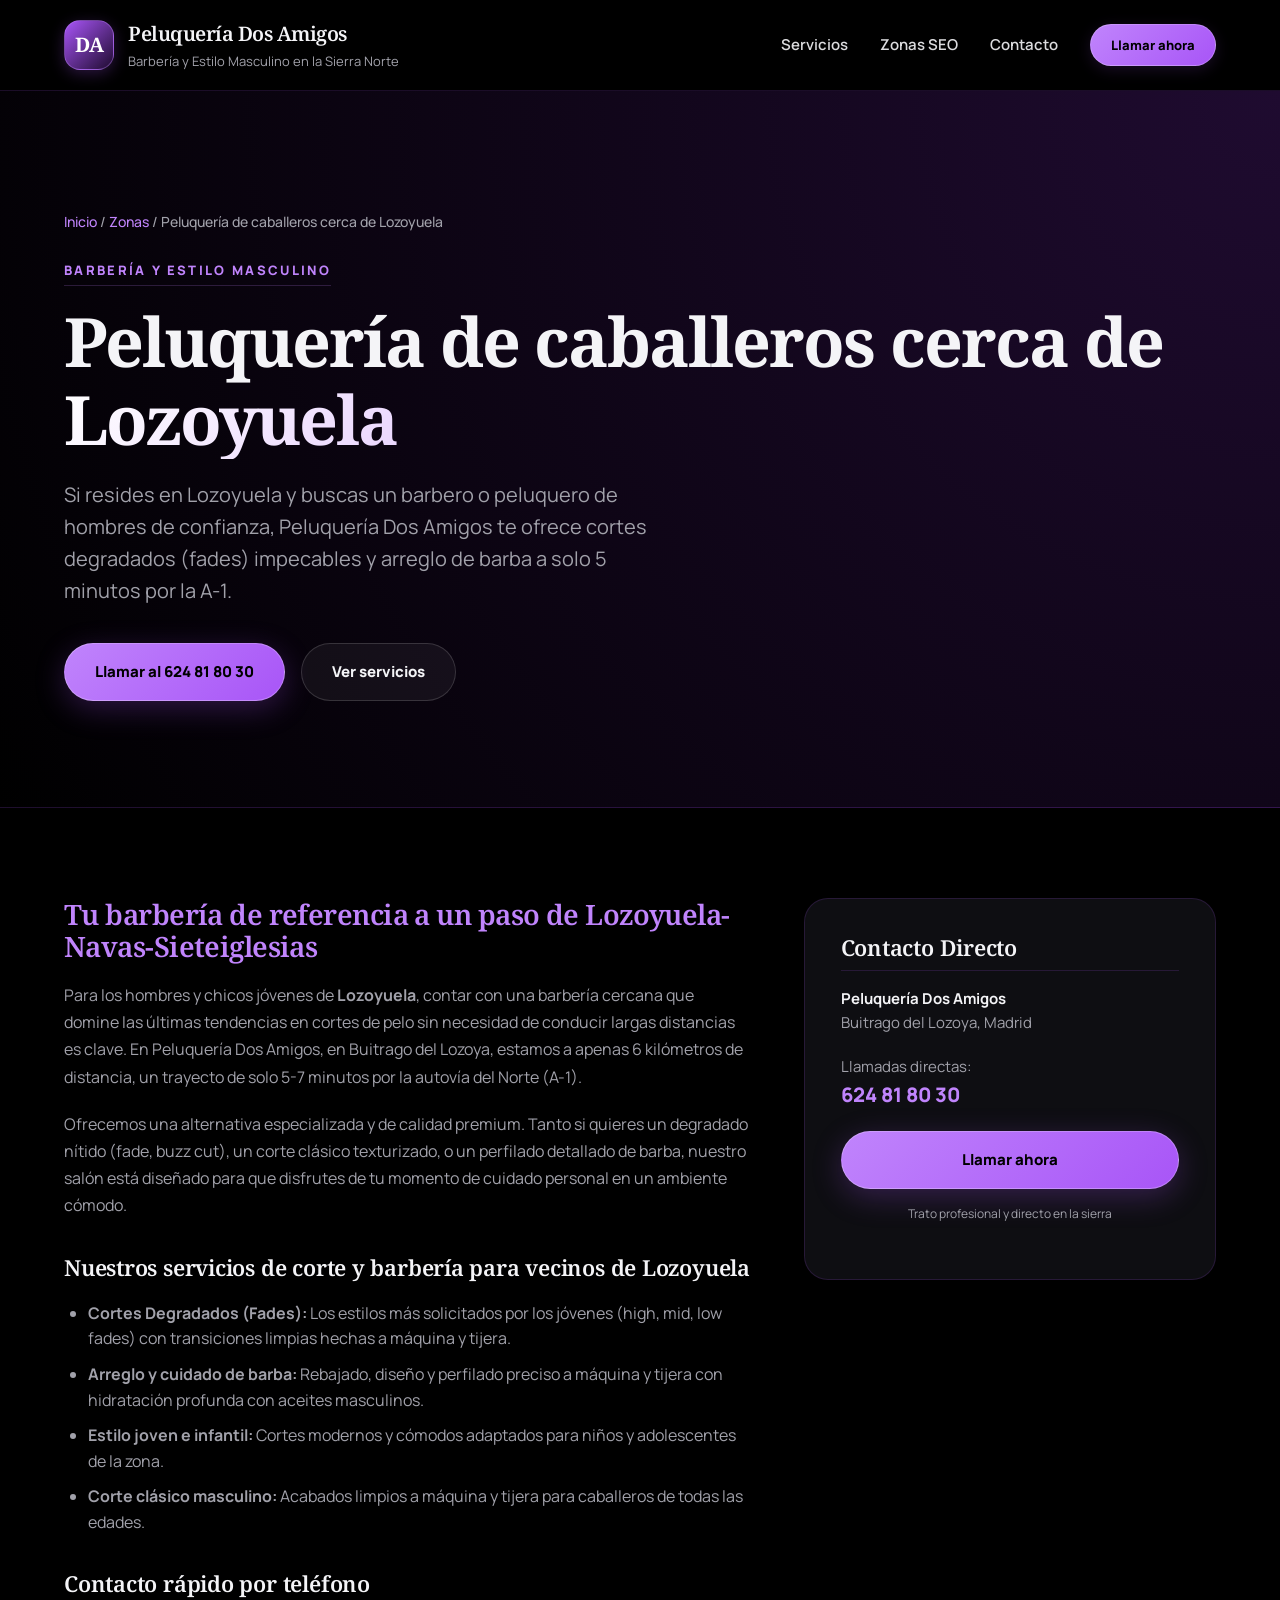
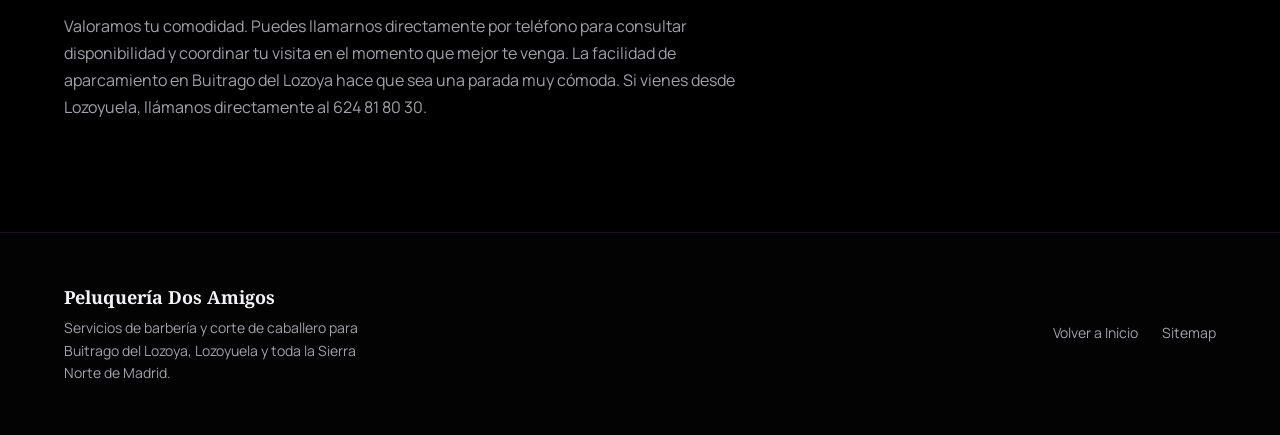
<file: zonas/peluqueria-lozoyuela.html>
<!doctype html>
<html lang="es">
<head>
  <meta charset="UTF-8" />
  <meta name="viewport" content="width=device-width, initial-scale=1.0" />
  <title>Barbería y Peluquería de Caballeros cerca de Lozoyuela | Dos Amigos</title>
  <meta name="description" content="¿Buscas barbería o peluquería de caballeros cerca de Lozoyuela? Peluquería Dos Amigos está en Buitrago del Lozoya, a solo 5 minutos por la A-1. Cortes degradados (fades) y arreglo de barba." />
  <meta name="robots" content="index, follow, max-image-preview:large" />
  
  <!-- Canonical URL -->
  <link rel="canonical" href="https://peluqueria-dos-amigos-buitrago.github.io/zonas/peluqueria-lozoyuela.html" />
  <link rel="icon" href="../assets/favicon.svg" type="image/svg+xml" />
  
  <!-- Preconectar Google Fonts -->
  <link rel="preconnect" href="https://fonts.googleapis.com" />
  <link rel="preconnect" href="https://fonts.gstatic.com" crossorigin />
  
  <link rel="stylesheet" href="../assets/styles.css?v=1.1" />
  
  <!-- Datos estructurados Schema.org -->
  <script type="application/ld+json">
  {
    "@context": "https://schema.org",
    "@type": "Service",
    "name": "Barbería y Peluquería de Caballeros cerca de Lozoyuela",
    "provider": {
      "@type": "BarberShop",
      "name": "Peluquería de Caballeros y Barbería Dos Amigos",
      "image": "https://peluqueria-dos-amigos-buitrago.github.io/assets/og-peluqueria-dos-amigos.jpg",
      "address": {
        "@type": "PostalAddress",
        "addressLocality": "Buitrago del Lozoya",
        "addressRegion": "Madrid",
        "addressCountry": "ES"
      }
    },
    "areaServed": {
      "@type": "AdministrativeArea",
      "name": "Lozoyuela"
    },
    "serviceType": "Peluquería de caballeros, barbería, cortes degradados (fades), corte infantil y arreglo de barba"
  }
  </script>
</head>
<body>
  <!-- Header / Navegación -->
  <header class="site-header">
    <div class="container nav-wrap">
      <a href="../index.html" class="brand" aria-label="Peluquería de Caballeros y Barbería Dos Amigos - Inicio">
        <span class="brand-mark" aria-hidden="true">DA</span>
        <span>
          <strong>Peluquería Dos Amigos</strong>
          <small>Barbería y Estilo Masculino en la Sierra Norte</small>
        </span>
      </a>
      <button class="menu-toggle" aria-expanded="false" aria-controls="menu" aria-label="Abrir menú de navegación">☰</button>
      <nav id="menu" class="menu" aria-label="Navegación principal">
        <a href="../index.html#servicios">Servicios</a>
        <a href="../index.html#zonas">Zonas SEO</a>
        <a href="../index.html#contacto">Contacto</a>
        <a class="btn btn-small" href="tel:+34624818030">Llamar ahora</a>
      </nav>
    </div>
  </header>

  <main id="contenido">
    <!-- Hero Section para Landing Local -->
    <section class="local-hero">
      <div class="container reveal">
        <nav class="breadcrumb" aria-label="Ruta de navegación">
          <a href="../index.html">Inicio</a> / <a href="../index.html#zonas">Zonas</a> / Peluquería de caballeros cerca de Lozoyuela
        </nav>
        <p class="eyebrow">Barbería y Estilo Masculino</p>
        <h1>Peluquería de caballeros cerca de <strong>Lozoyuela</strong></h1>
        <p class="lead">Si resides en Lozoyuela y buscas un barbero o peluquero de hombres de confianza, Peluquería Dos Amigos te ofrece cortes degradados (fades) impecables y arreglo de barba a solo 5 minutos por la A-1.</p>
        <div class="hero-actions">
          <a class="btn" href="tel:+34624818030">Llamar al 624 81 80 30</a>
          <a class="btn btn-ghost" href="../index.html#servicios">Ver servicios</a>
        </div>
      </div>
    </section>

    <!-- Contenido Detallado Local -->
    <section class="local-content">
      <div class="container local-grid">
        <article class="reveal">
          <h2>Tu barbería de referencia a un paso de Lozoyuela-Navas-Sieteiglesias</h2>
          <p>Para los hombres y chicos jóvenes de <strong>Lozoyuela</strong>, contar con una barbería cercana que domine las últimas tendencias en cortes de pelo sin necesidad de conducir largas distancias es clave. En Peluquería Dos Amigos, en Buitrago del Lozoya, estamos a apenas 6 kilómetros de distancia, un trayecto de solo 5-7 minutos por la autovía del Norte (A-1).</p>
          <p>Ofrecemos una alternativa especializada y de calidad premium. Tanto si quieres un degradado nítido (fade, buzz cut), un corte clásico texturizado, o un perfilado detallado de barba, nuestro salón está diseñado para que disfrutes de tu momento de cuidado personal en un ambiente cómodo.</p>
          
          <h3>Nuestros servicios de corte y barbería para vecinos de Lozoyuela</h3>
          <ul>
            <li><strong>Cortes Degradados (Fades):</strong> Los estilos más solicitados por los jóvenes (high, mid, low fades) con transiciones limpias hechas a máquina y tijera.</li>
            <li><strong>Arreglo y cuidado de barba:</strong> Rebajado, diseño y perfilado preciso a máquina y tijera con hidratación profunda con aceites masculinos.</li>
            <li><strong>Estilo joven e infantil:</strong> Cortes modernos y cómodos adaptados para niños y adolescentes de la zona.</li>
            <li><strong>Corte clásico masculino:</strong> Acabados limpios a máquina y tijera para caballeros de todas las edades.</li>
          </ul>

          <h3>Contacto rápido por teléfono</h3>
          <p>Valoramos tu comodidad. Puedes llamarnos directamente por teléfono para consultar disponibilidad y coordinar tu visita en el momento que mejor te venga. La facilidad de aparcamiento en Buitrago del Lozoya hace que sea una parada muy cómoda. Si vienes desde Lozoyuela, llámanos directamente al 624 81 80 30.</p>
        </article>

        <!-- Tarjeta de Contacto Lateral -->
        <aside class="seo-box reveal">
          <h3>Contacto Directo</h3>
          <p><strong>Peluquería Dos Amigos</strong><br>Buitrago del Lozoya, Madrid</p>
          
          <p>Llamadas directas:<br>
            <a href="tel:+34624818030" style="font-weight: 800; font-size: 20px; color: var(--gold-light);">624 81 80 30</a>
          </p>
          
          <a class="btn" href="tel:+34624818030">
            Llamar ahora
          </a>
          <p style="font-size: 12px; margin-top: 15px; color: var(--muted); text-align: center;">
            Trato profesional y directo en la sierra
          </p>
        </aside>
      </div>
    </section>
  </main>

  <!-- Pie de Página -->
  <footer class="footer">
    <div class="container footer-grid">
      <div>
        <strong>Peluquería Dos Amigos</strong>
        <p>Servicios de barbería y corte de caballero para Buitrago del Lozoya, Lozoyuela y toda la Sierra Norte de Madrid.</p>
      </div>
      <div class="footer-links">
        <a href="../index.html">Volver a Inicio</a>
        <a href="../sitemap.xml">Sitemap</a>
      </div>
    </div>
  </footer>

  <!-- Scripts -->
  <script src="../assets/main.js"></script>
</body>
</html>
</file>
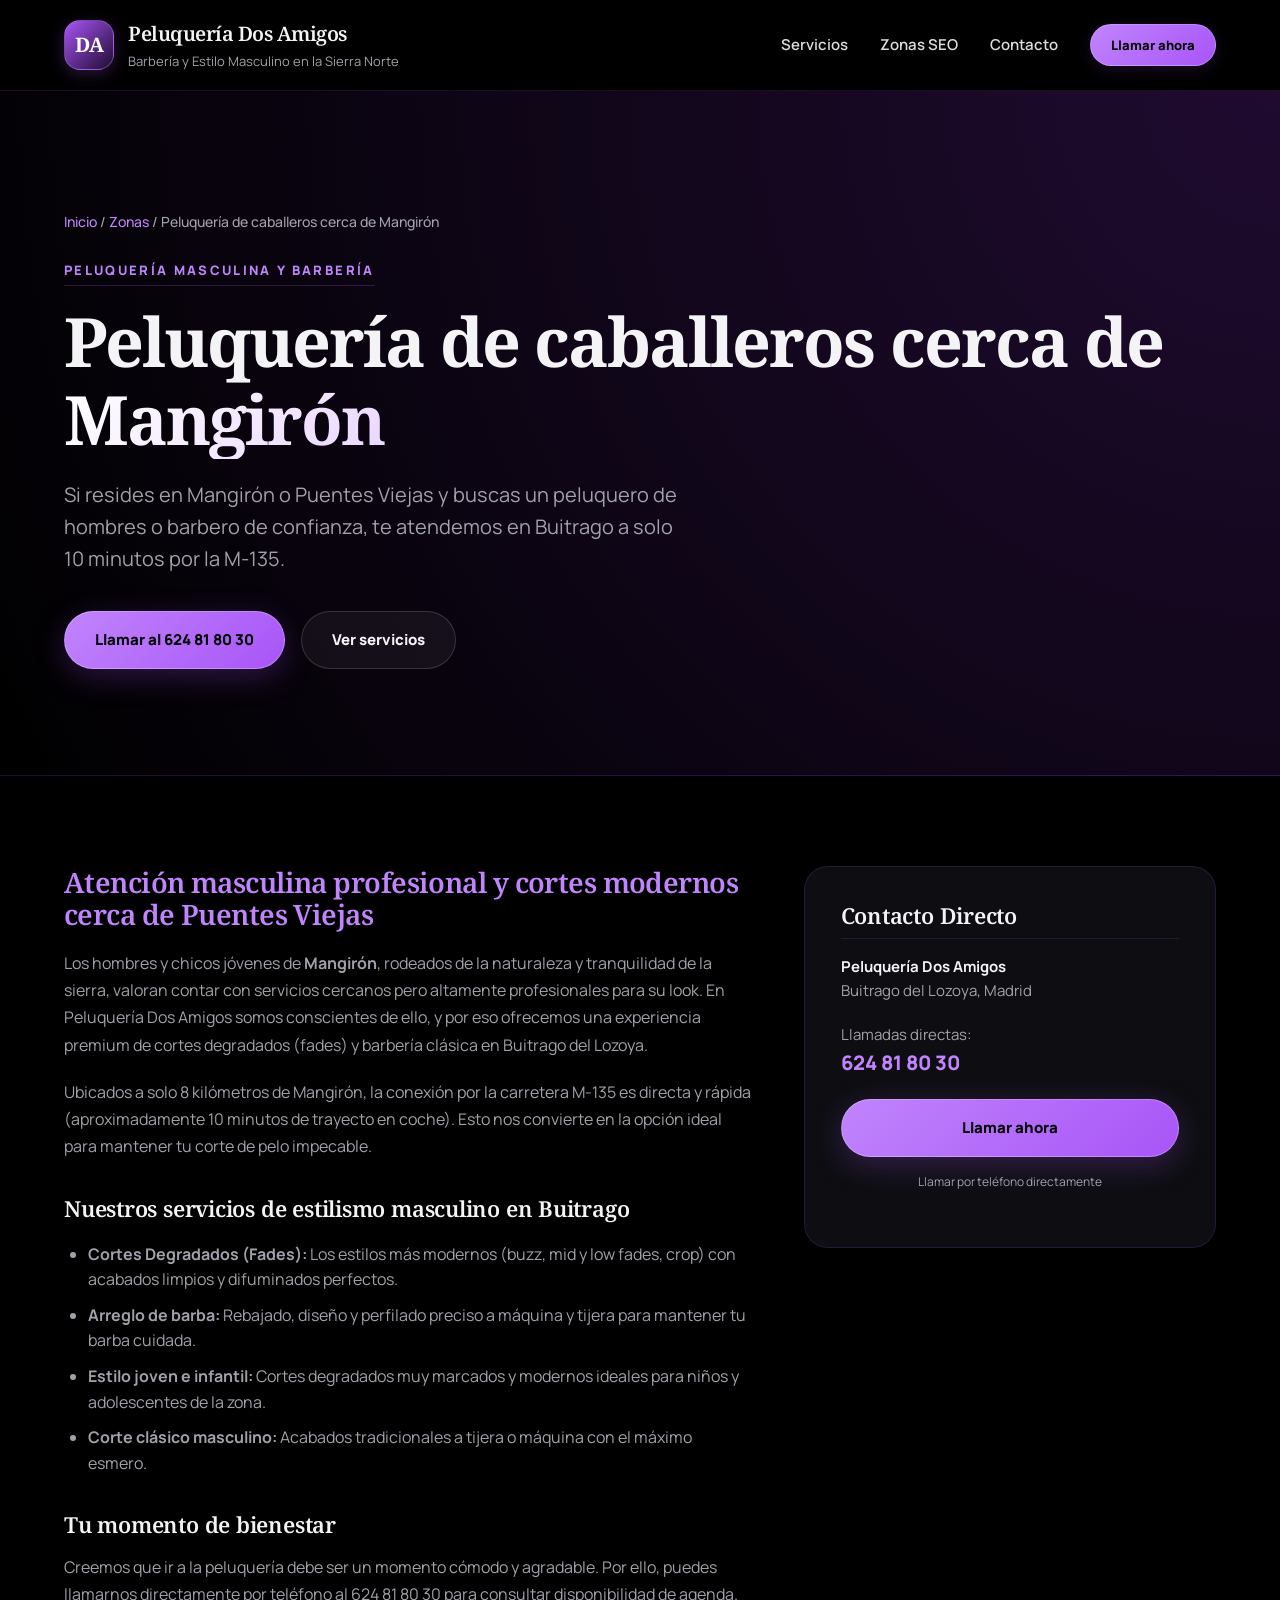
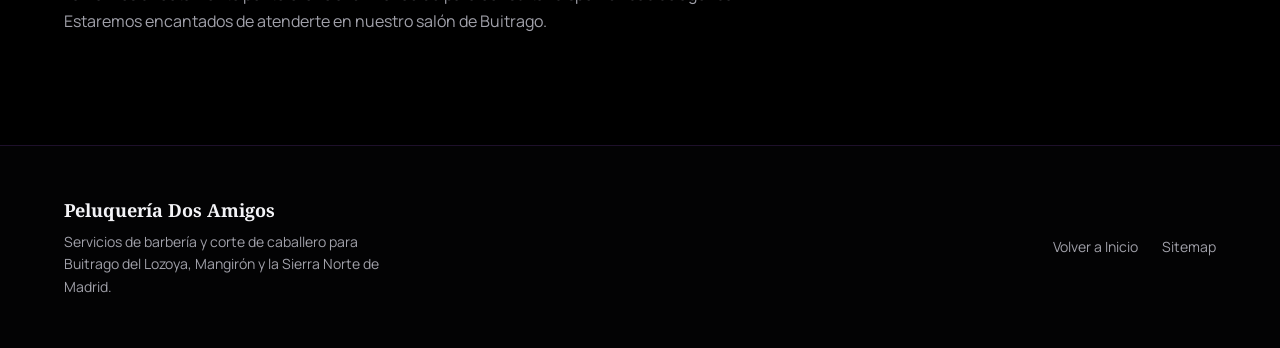
<file: zonas/peluqueria-mangiron.html>
<!doctype html>
<html lang="es">
<head>
  <meta charset="UTF-8" />
  <meta name="viewport" content="width=device-width, initial-scale=1.0" />
  <title>Barbería cerca de Mangirón | Peluquería de Caballeros Dos Amigos</title>
  <meta name="description" content="¿Buscas barbería o peluquería de caballeros cerca de Mangirón? Peluquería Dos Amigos está en Buitrago, a solo 10 minutos. Cortes modernos, degradados (fades) y barba." />
  <meta name="robots" content="index, follow, max-image-preview:large" />
  
  <!-- Canonical URL -->
  <link rel="canonical" href="https://peluqueria-dos-amigos-buitrago.github.io/zonas/peluqueria-mangiron.html" />
  <link rel="icon" href="../assets/favicon.svg" type="image/svg+xml" />
  
  <!-- Preconectar Google Fonts -->
  <link rel="preconnect" href="https://fonts.googleapis.com" />
  <link rel="preconnect" href="https://fonts.gstatic.com" crossorigin />
  
  <link rel="stylesheet" href="../assets/styles.css?v=1.1" />
  
  <!-- Datos estructurados Schema.org -->
  <script type="application/ld+json">
  {
    "@context": "https://schema.org",
    "@type": "Service",
    "name": "Barbería cerca de Mangirón",
    "provider": {
      "@type": "BarberShop",
      "name": "Peluquería de Caballeros y Barbería Dos Amigos",
      "image": "https://peluqueria-dos-amigos-buitrago.github.io/assets/og-peluqueria-dos-amigos.jpg",
      "address": {
        "@type": "PostalAddress",
        "addressLocality": "Buitrago del Lozoya",
        "addressRegion": "Madrid",
        "addressCountry": "ES"
      }
    },
    "areaServed": {
      "@type": "AdministrativeArea",
      "name": "Mangirón"
    },
    "serviceType": "Peluquería de caballeros, barbería, cortes degradados (fades), corte infantil y arreglo de barba"
  }
  </script>
</head>
<body>
  <!-- Header / Navegación -->
  <header class="site-header">
    <div class="container nav-wrap">
      <a href="../index.html" class="brand" aria-label="Peluquería de Caballeros y Barbería Dos Amigos - Inicio">
        <span class="brand-mark" aria-hidden="true">DA</span>
        <span>
          <strong>Peluquería Dos Amigos</strong>
          <small>Barbería y Estilo Masculino en la Sierra Norte</small>
        </span>
      </a>
      <button class="menu-toggle" aria-expanded="false" aria-controls="menu" aria-label="Abrir menú de navegación">☰</button>
      <nav id="menu" class="menu" aria-label="Navegación principal">
        <a href="../index.html#servicios">Servicios</a>
        <a href="../index.html#zonas">Zonas SEO</a>
        <a href="../index.html#contacto">Contacto</a>
        <a class="btn btn-small" href="tel:+34624818030">Llamar ahora</a>
      </nav>
    </div>
  </header>

  <main id="contenido">
    <!-- Hero Section para Landing Local -->
    <section class="local-hero">
      <div class="container reveal">
        <nav class="breadcrumb" aria-label="Ruta de navegación">
          <a href="../index.html">Inicio</a> / <a href="../index.html#zonas">Zonas</a> / Peluquería de caballeros cerca de Mangirón
        </nav>
        <p class="eyebrow">Peluquería Masculina y Barbería</p>
        <h1>Peluquería de caballeros cerca de <strong>Mangirón</strong></h1>
        <p class="lead">Si resides en Mangirón o Puentes Viejas y buscas un peluquero de hombres o barbero de confianza, te atendemos en Buitrago a solo 10 minutos por la M-135.</p>
        <div class="hero-actions">
          <a class="btn" href="tel:+34624818030">Llamar al 624 81 80 30</a>
          <a class="btn btn-ghost" href="../index.html#servicios">Ver servicios</a>
        </div>
      </div>
    </section>

    <!-- Contenido Detallado Local -->
    <section class="local-content">
      <div class="container local-grid">
        <article class="reveal">
          <h2>Atención masculina profesional y cortes modernos cerca de Puentes Viejas</h2>
          <p>Los hombres y chicos jóvenes de <strong>Mangirón</strong>, rodeados de la naturaleza y tranquilidad de la sierra, valoran contar con servicios cercanos pero altamente profesionales para su look. En Peluquería Dos Amigos somos conscientes de ello, y por eso ofrecemos una experiencia premium de cortes degradados (fades) y barbería clásica en Buitrago del Lozoya.</p>
          <p>Ubicados a solo 8 kilómetros de Mangirón, la conexión por la carretera M-135 es directa y rápida (aproximadamente 10 minutos de trayecto en coche). Esto nos convierte en la opción ideal para mantener tu corte de pelo impecable.</p>
          
          <h3>Nuestros servicios de estilismo masculino en Buitrago</h3>
          <ul>
            <li><strong>Cortes Degradados (Fades):</strong> Los estilos más modernos (buzz, mid y low fades, crop) con acabados limpios y difuminados perfectos.</li>
            <li><strong>Arreglo de barba:</strong> Rebajado, diseño y perfilado preciso a máquina y tijera para mantener tu barba cuidada.</li>
            <li><strong>Estilo joven e infantil:</strong> Cortes degradados muy marcados y modernos ideales para niños y adolescentes de la zona.</li>
            <li><strong>Corte clásico masculino:</strong> Acabados tradicionales a tijera o máquina con el máximo esmero.</li>
          </ul>

          <h3>Tu momento de bienestar</h3>
          <p>Creemos que ir a la peluquería debe ser un momento cómodo y agradable. Por ello, puedes llamarnos directamente por teléfono al 624 81 80 30 para consultar disponibilidad de agenda. Estaremos encantados de atenderte en nuestro salón de Buitrago.</p>
        </article>

        <!-- Tarjeta de Contacto Lateral -->
        <aside class="seo-box reveal">
          <h3>Contacto Directo</h3>
          <p><strong>Peluquería Dos Amigos</strong><br>Buitrago del Lozoya, Madrid</p>
          
          <p>Llamadas directas:<br>
            <a href="tel:+34624818030" style="font-weight: 800; font-size: 20px; color: var(--gold-light);">624 81 80 30</a>
          </p>
          
          <a class="btn" href="tel:+34624818030">
            Llamar ahora
          </a>
          <p style="font-size: 12px; margin-top: 15px; color: var(--muted); text-align: center;">
            Llamar por teléfono directamente
          </p>
        </aside>
      </div>
    </section>
  </main>

  <!-- Pie de Página -->
  <footer class="footer">
    <div class="container footer-grid">
      <div>
        <strong>Peluquería Dos Amigos</strong>
        <p>Servicios de barbería y corte de caballero para Buitrago del Lozoya, Mangirón y la Sierra Norte de Madrid.</p>
      </div>
      <div class="footer-links">
        <a href="../index.html">Volver a Inicio</a>
        <a href="../sitemap.xml">Sitemap</a>
      </div>
    </div>
  </footer>

  <!-- Scripts -->
  <script src="../assets/main.js"></script>
</body>
</html>
</file>
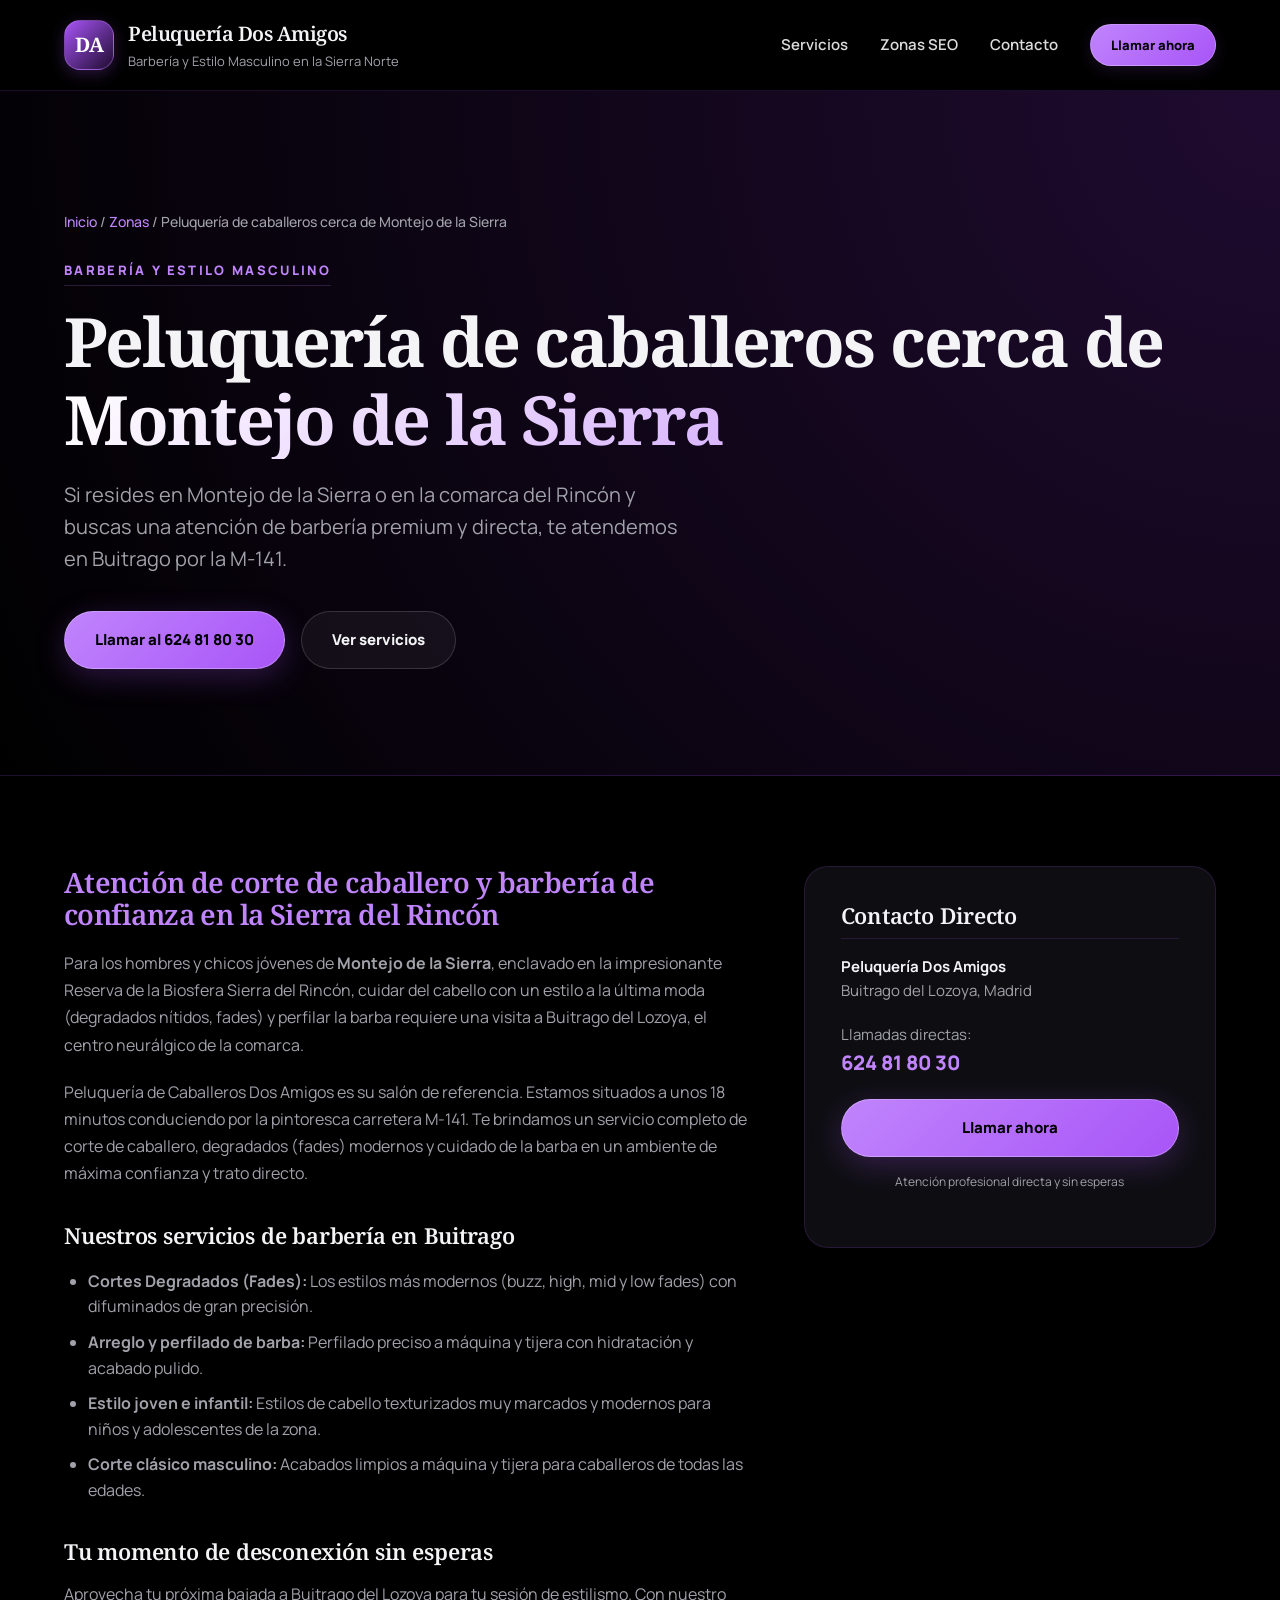
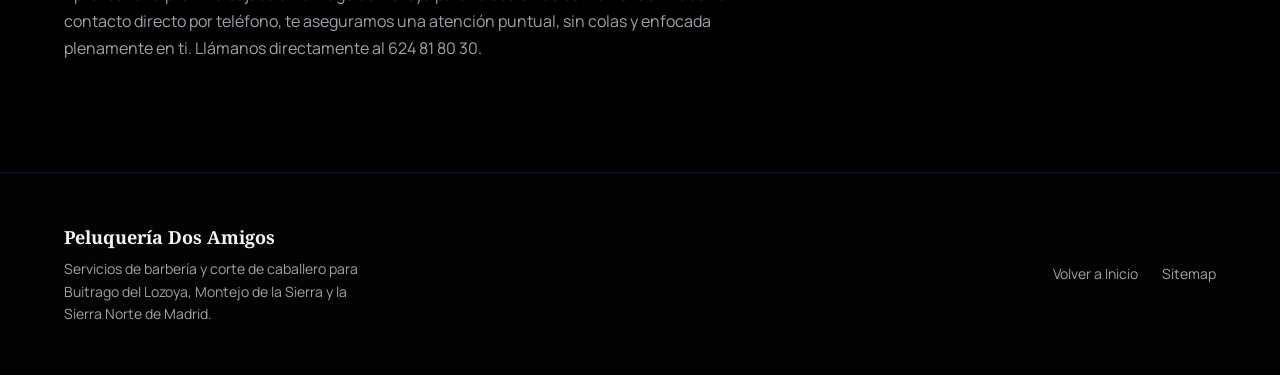
<file: zonas/peluqueria-montejo-de-la-sierra.html>
<!doctype html>
<html lang="es">
<head>
  <meta charset="UTF-8" />
  <meta name="viewport" content="width=device-width, initial-scale=1.0" />
  <title>Barbería cerca de Montejo de la Sierra | Peluquería de Caballeros Dos Amigos</title>
  <meta name="description" content="¿Buscas barbería o peluquería de caballeros cerca de Montejo de la Sierra? Peluquería Dos Amigos está en Buitrago. Cortes modernos, degradados (fades) y barba a 18 minutos." />
  <meta name="robots" content="index, follow, max-image-preview:large" />
  
  <!-- Canonical URL -->
  <link rel="canonical" href="https://peluqueria-dos-amigos-buitrago.github.io/zonas/peluqueria-montejo-de-la-sierra.html" />
  <link rel="icon" href="../assets/favicon.svg" type="image/svg+xml" />
  
  <!-- Preconectar Google Fonts -->
  <link rel="preconnect" href="https://fonts.googleapis.com" />
  <link rel="preconnect" href="https://fonts.gstatic.com" crossorigin />
  
  <link rel="stylesheet" href="../assets/styles.css?v=1.1" />
  
  <!-- Datos estructurados Schema.org -->
  <script type="application/ld+json">
  {
    "@context": "https://schema.org",
    "@type": "Service",
    "name": "Barbería cerca de Montejo de la Sierra",
    "provider": {
      "@type": "BarberShop",
      "name": "Peluquería de Caballeros y Barbería Dos Amigos",
      "image": "https://peluqueria-dos-amigos-buitrago.github.io/assets/og-peluqueria-dos-amigos.jpg",
      "address": {
        "@type": "PostalAddress",
        "addressLocality": "Buitrago del Lozoya",
        "addressRegion": "Madrid",
        "addressCountry": "ES"
      }
    },
    "areaServed": {
      "@type": "AdministrativeArea",
      "name": "Montejo de la Sierra"
    },
    "serviceType": "Peluquería de caballeros, barbería, cortes degradados (fades), corte infantil y arreglo de barba"
  }
  </script>
</head>
<body>
  <!-- Header / Navegación -->
  <header class="site-header">
    <div class="container nav-wrap">
      <a href="../index.html" class="brand" aria-label="Peluquería de Caballeros y Barbería Dos Amigos - Inicio">
        <span class="brand-mark" aria-hidden="true">DA</span>
        <span>
          <strong>Peluquería Dos Amigos</strong>
          <small>Barbería y Estilo Masculino en la Sierra Norte</small>
        </span>
      </a>
      <button class="menu-toggle" aria-expanded="false" aria-controls="menu" aria-label="Abrir menú de navegación">☰</button>
      <nav id="menu" class="menu" aria-label="Navegación principal">
        <a href="../index.html#servicios">Servicios</a>
        <a href="../index.html#zonas">Zonas SEO</a>
        <a href="../index.html#contacto">Contacto</a>
        <a class="btn btn-small" href="tel:+34624818030">Llamar ahora</a>
      </nav>
    </div>
  </header>

  <main id="contenido">
    <!-- Hero Section para Landing Local -->
    <section class="local-hero">
      <div class="container reveal">
        <nav class="breadcrumb" aria-label="Ruta de navegación">
          <a href="../index.html">Inicio</a> / <a href="../index.html#zonas">Zonas</a> / Peluquería de caballeros cerca de Montejo de la Sierra
        </nav>
        <p class="eyebrow">Barbería y Estilo Masculino</p>
        <h1>Peluquería de caballeros cerca de <strong>Montejo de la Sierra</strong></h1>
        <p class="lead">Si resides en Montejo de la Sierra o en la comarca del Rincón y buscas una atención de barbería premium y directa, te atendemos en Buitrago por la M-141.</p>
        <div class="hero-actions">
          <a class="btn" href="tel:+34624818030">Llamar al 624 81 80 30</a>
          <a class="btn btn-ghost" href="../index.html#servicios">Ver servicios</a>
        </div>
      </div>
    </section>

    <!-- Contenido Detallado Local -->
    <section class="local-content">
      <div class="container local-grid">
        <article class="reveal">
          <h2>Atención de corte de caballero y barbería de confianza en la Sierra del Rincón</h2>
          <p>Para los hombres y chicos jóvenes de <strong>Montejo de la Sierra</strong>, enclavado en la impresionante Reserva de la Biosfera Sierra del Rincón, cuidar del cabello con un estilo a la última moda (degradados nítidos, fades) y perfilar la barba requiere una visita a Buitrago del Lozoya, el centro neurálgico de la comarca.</p>
          <p>Peluquería de Caballeros Dos Amigos es su salón de referencia. Estamos situados a unos 18 minutos conduciendo por la pintoresca carretera M-141. Te brindamos un servicio completo de corte de caballero, degradados (fades) modernos y cuidado de la barba en un ambiente de máxima confianza y trato directo.</p>
          
          <h3>Nuestros servicios de barbería en Buitrago</h3>
          <ul>
            <li><strong>Cortes Degradados (Fades):</strong> Los estilos más modernos (buzz, high, mid y low fades) con difuminados de gran precisión.</li>
            <li><strong>Arreglo y perfilado de barba:</strong> Perfilado preciso a máquina y tijera con hidratación y acabado pulido.</li>
            <li><strong>Estilo joven e infantil:</strong> Estilos de cabello texturizados muy marcados y modernos para niños y adolescentes de la zona.</li>
            <li><strong>Corte clásico masculino:</strong> Acabados limpios a máquina y tijera para caballeros de todas las edades.</li>
          </ul>

          <h3>Tu momento de desconexión sin esperas</h3>
          <p>Aprovecha tu próxima bajada a Buitrago del Lozoya para tu sesión de estilismo. Con nuestro contacto directo por teléfono, te aseguramos una atención puntual, sin colas y enfocada plenamente en ti. Llámanos directamente al 624 81 80 30.</p>
        </article>

        <!-- Tarjeta de Contacto Lateral -->
        <aside class="seo-box reveal">
          <h3>Contacto Directo</h3>
          <p><strong>Peluquería Dos Amigos</strong><br>Buitrago del Lozoya, Madrid</p>
          
          <p>Llamadas directas:<br>
            <a href="tel:+34624818030" style="font-weight: 800; font-size: 20px; color: var(--gold-light);">624 81 80 30</a>
          </p>
          
          <a class="btn" href="tel:+34624818030">
            Llamar ahora
          </a>
          <p style="font-size: 12px; margin-top: 15px; color: var(--muted); text-align: center;">
            Atención profesional directa y sin esperas
          </p>
        </aside>
      </div>
    </section>
  </main>

  <!-- Pie de Página -->
  <footer class="footer">
    <div class="container footer-grid">
      <div>
        <strong>Peluquería Dos Amigos</strong>
        <p>Servicios de barbería y corte de caballero para Buitrago del Lozoya, Montejo de la Sierra y la Sierra Norte de Madrid.</p>
      </div>
      <div class="footer-links">
        <a href="../index.html">Volver a Inicio</a>
        <a href="../sitemap.xml">Sitemap</a>
      </div>
    </div>
  </footer>

  <!-- Scripts -->
  <script src="../assets/main.js"></script>
</body>
</html>
</file>
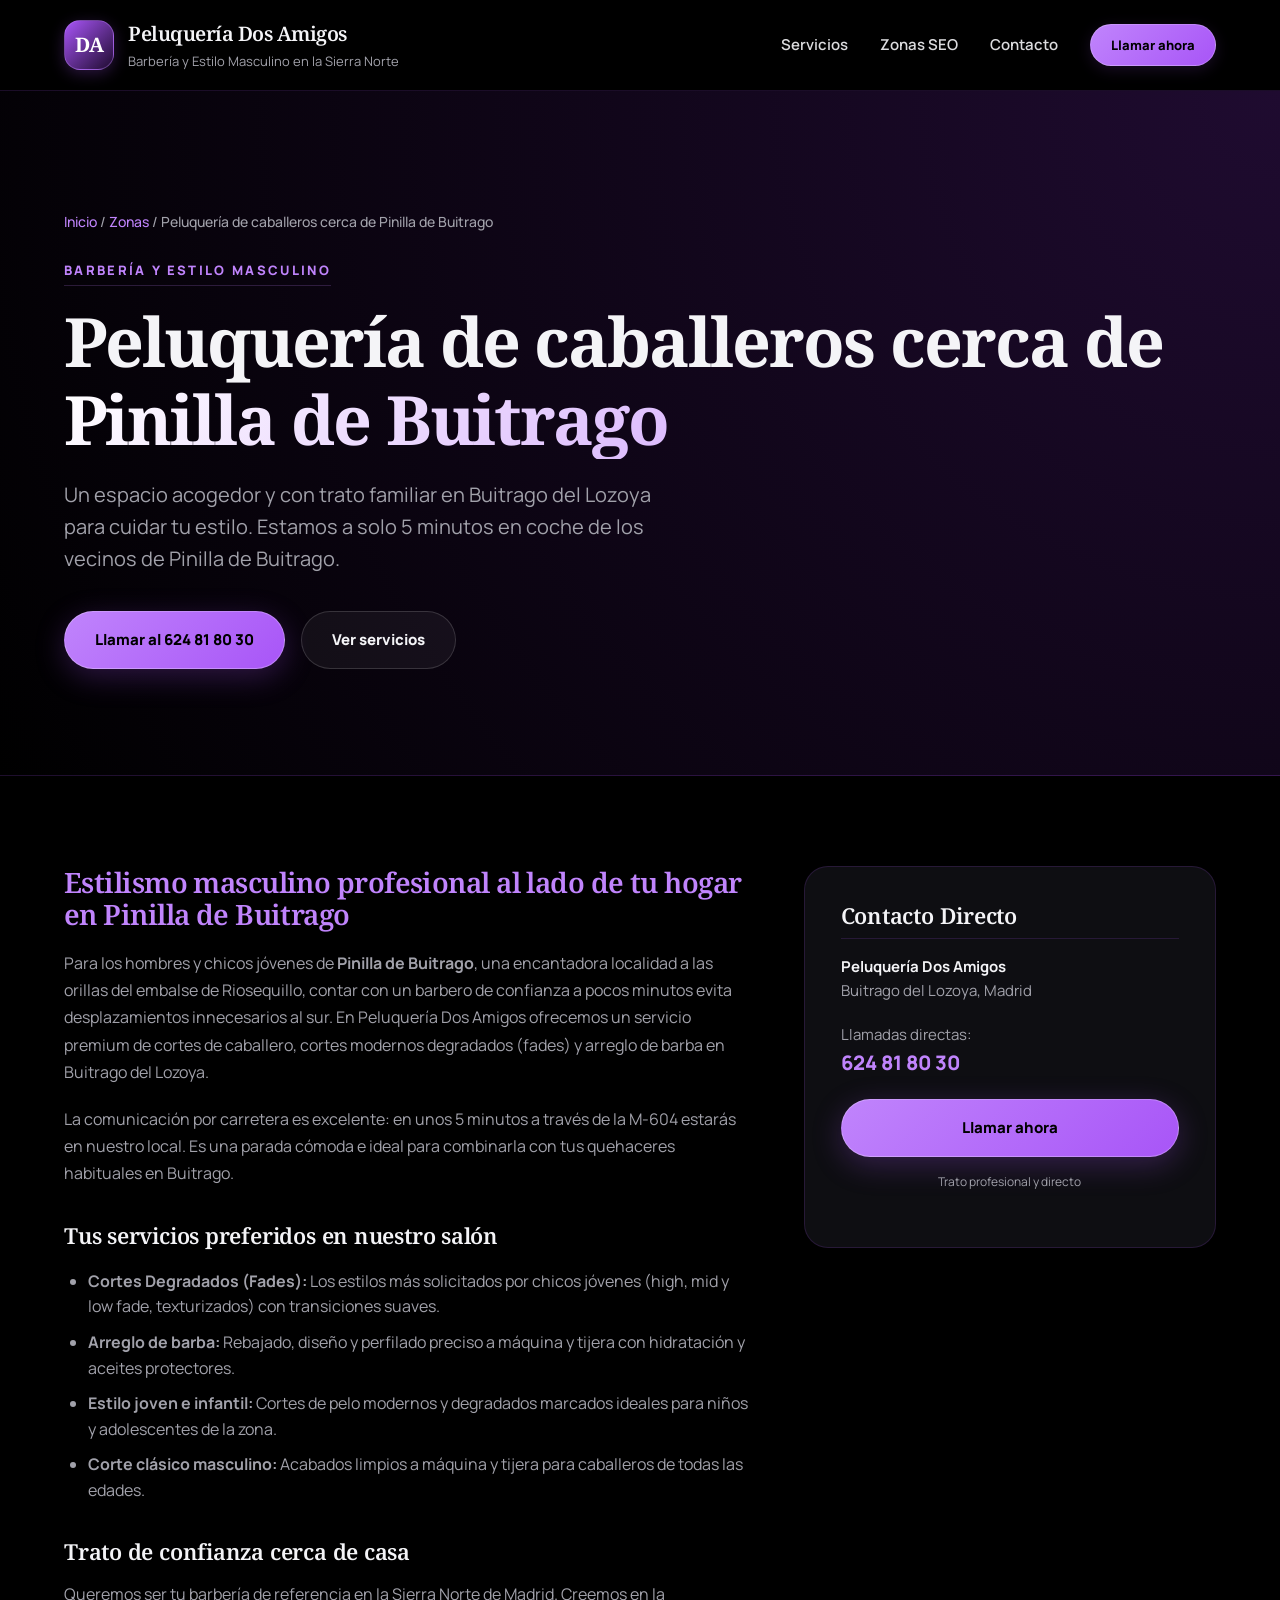
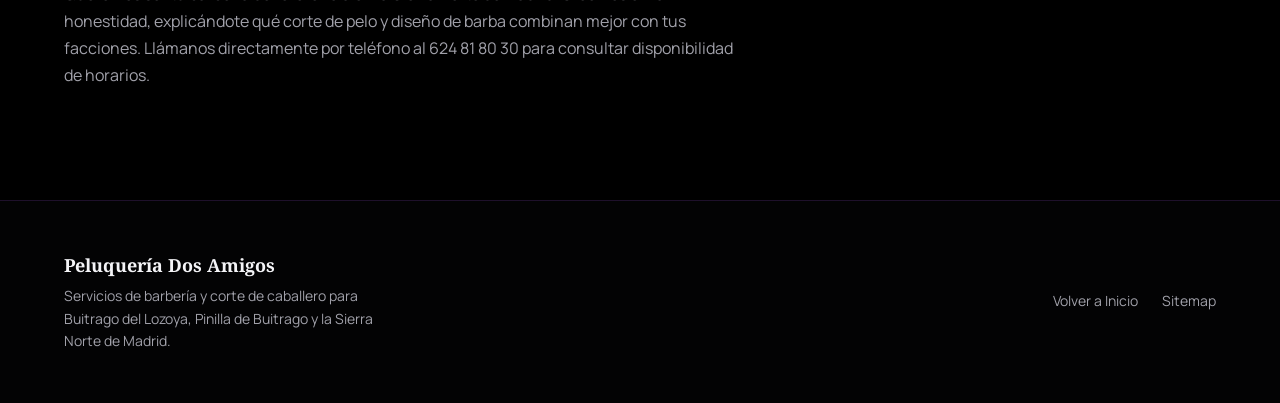
<file: zonas/peluqueria-pinilla-de-buitrago.html>
<!doctype html>
<html lang="es">
<head>
  <meta charset="UTF-8" />
  <meta name="viewport" content="width=device-width, initial-scale=1.0" />
  <title>Barbería cerca de Pinilla de Buitrago | Peluquería de Caballeros Dos Amigos</title>
  <meta name="description" content="¿Buscas barbería o peluquería de caballeros cerca de Pinilla de Buitrago? Descubre Peluquería Dos Amigos en Buitrago. Cortes modernos y barba a solo 5 minutos." />
  <meta name="robots" content="index, follow, max-image-preview:large" />
  
  <!-- Canonical URL -->
  <link rel="canonical" href="https://peluqueria-dos-amigos-buitrago.github.io/zonas/peluqueria-pinilla-de-buitrago.html" />
  <link rel="icon" href="../assets/favicon.svg" type="image/svg+xml" />
  
  <!-- Preconectar Google Fonts -->
  <link rel="preconnect" href="https://fonts.googleapis.com" />
  <link rel="preconnect" href="https://fonts.gstatic.com" crossorigin />
  
  <link rel="stylesheet" href="../assets/styles.css?v=1.1" />
  
  <!-- Datos estructurados Schema.org -->
  <script type="application/ld+json">
  {
    "@context": "https://schema.org",
    "@type": "Service",
    "name": "Barbería cerca de Pinilla de Buitrago",
    "provider": {
      "@type": "BarberShop",
      "name": "Peluquería de Caballeros y Barbería Dos Amigos",
      "image": "https://peluqueria-dos-amigos-buitrago.github.io/assets/og-peluqueria-dos-amigos.jpg",
      "address": {
        "@type": "PostalAddress",
        "addressLocality": "Buitrago del Lozoya",
        "addressRegion": "Madrid",
        "addressCountry": "ES"
      }
    },
    "areaServed": {
      "@type": "AdministrativeArea",
      "name": "Pinilla de Buitrago"
    },
    "serviceType": "Peluquería de caballeros, barbería, cortes degradados (fades), corte infantil y arreglo de barba"
  }
  </script>
</head>
<body>
  <!-- Header / Navegación -->
  <header class="site-header">
    <div class="container nav-wrap">
      <a href="../index.html" class="brand" aria-label="Peluquería de Caballeros y Barbería Dos Amigos - Inicio">
        <span class="brand-mark" aria-hidden="true">DA</span>
        <span>
          <strong>Peluquería Dos Amigos</strong>
          <small>Barbería y Estilo Masculino en la Sierra Norte</small>
        </span>
      </a>
      <button class="menu-toggle" aria-expanded="false" aria-controls="menu" aria-label="Abrir menú de navegación">☰</button>
      <nav id="menu" class="menu" aria-label="Navegación principal">
        <a href="../index.html#servicios">Servicios</a>
        <a href="../index.html#zonas">Zonas SEO</a>
        <a href="../index.html#contacto">Contacto</a>
        <a class="btn btn-small" href="tel:+34624818030">Llamar ahora</a>
      </nav>
    </div>
  </header>

  <main id="contenido">
    <!-- Hero Section para Landing Local -->
    <section class="local-hero">
      <div class="container reveal">
        <nav class="breadcrumb" aria-label="Ruta de navegación">
          <a href="../index.html">Inicio</a> / <a href="../index.html#zonas">Zonas</a> / Peluquería de caballeros cerca de Pinilla de Buitrago
        </nav>
        <p class="eyebrow">Barbería y Estilo Masculino</p>
        <h1>Peluquería de caballeros cerca de <strong>Pinilla de Buitrago</strong></h1>
        <p class="lead">Un espacio acogedor y con trato familiar en Buitrago del Lozoya para cuidar tu estilo. Estamos a solo 5 minutos en coche de los vecinos de Pinilla de Buitrago.</p>
        <div class="hero-actions">
          <a class="btn" href="tel:+34624818030">Llamar al 624 81 80 30</a>
          <a class="btn btn-ghost" href="../index.html#servicios">Ver servicios</a>
        </div>
      </div>
    </section>

    <!-- Contenido Detallado Local -->
    <section class="local-content">
      <div class="container local-grid">
        <article class="reveal">
          <h2>Estilismo masculino profesional al lado de tu hogar en Pinilla de Buitrago</h2>
          <p>Para los hombres y chicos jóvenes de <strong>Pinilla de Buitrago</strong>, una encantadora localidad a las orillas del embalse de Riosequillo, contar con un barbero de confianza a pocos minutos evita desplazamientos innecesarios al sur. En Peluquería Dos Amigos ofrecemos un servicio premium de cortes de caballero, cortes modernos degradados (fades) y arreglo de barba en Buitrago del Lozoya.</p>
          <p>La comunicación por carretera es excelente: en unos 5 minutos a través de la M-604 estarás en nuestro local. Es una parada cómoda e ideal para combinarla con tus quehaceres habituales en Buitrago.</p>
          
          <h3>Tus servicios preferidos en nuestro salón</h3>
          <ul>
            <li><strong>Cortes Degradados (Fades):</strong> Los estilos más solicitados por chicos jóvenes (high, mid y low fade, texturizados) con transiciones suaves.</li>
            <li><strong>Arreglo de barba:</strong> Rebajado, diseño y perfilado preciso a máquina y tijera con hidratación y aceites protectores.</li>
            <li><strong>Estilo joven e infantil:</strong> Cortes de pelo modernos y degradados marcados ideales para niños y adolescentes de la zona.</li>
            <li><strong>Corte clásico masculino:</strong> Acabados limpios a máquina y tijera para caballeros de todas las edades.</li>
          </ul>

          <h3>Trato de confianza cerca de casa</h3>
          <p>Queremos ser tu barbería de referencia en la Sierra Norte de Madrid. Creemos en la honestidad, explicándote qué corte de pelo y diseño de barba combinan mejor con tus facciones. Llámanos directamente por teléfono al 624 81 80 30 para consultar disponibilidad de horarios.</p>
        </article>

        <!-- Tarjeta de Contacto Lateral -->
        <aside class="seo-box reveal">
          <h3>Contacto Directo</h3>
          <p><strong>Peluquería Dos Amigos</strong><br>Buitrago del Lozoya, Madrid</p>
          
          <p>Llamadas directas:<br>
            <a href="tel:+34624818030" style="font-weight: 800; font-size: 20px; color: var(--gold-light);">624 81 80 30</a>
          </p>
          
          <a class="btn" href="tel:+34624818030">
            Llamar ahora
          </a>
          <p style="font-size: 12px; margin-top: 15px; color: var(--muted); text-align: center;">
            Trato profesional y directo
          </p>
        </aside>
      </div>
    </section>
  </main>

  <!-- Pie de Página -->
  <footer class="footer">
    <div class="container footer-grid">
      <div>
        <strong>Peluquería Dos Amigos</strong>
        <p>Servicios de barbería y corte de caballero para Buitrago del Lozoya, Pinilla de Buitrago y la Sierra Norte de Madrid.</p>
      </div>
      <div class="footer-links">
        <a href="../index.html">Volver a Inicio</a>
        <a href="../sitemap.xml">Sitemap</a>
      </div>
    </div>
  </footer>

  <!-- Scripts -->
  <script src="../assets/main.js"></script>
</body>
</html>
</file>
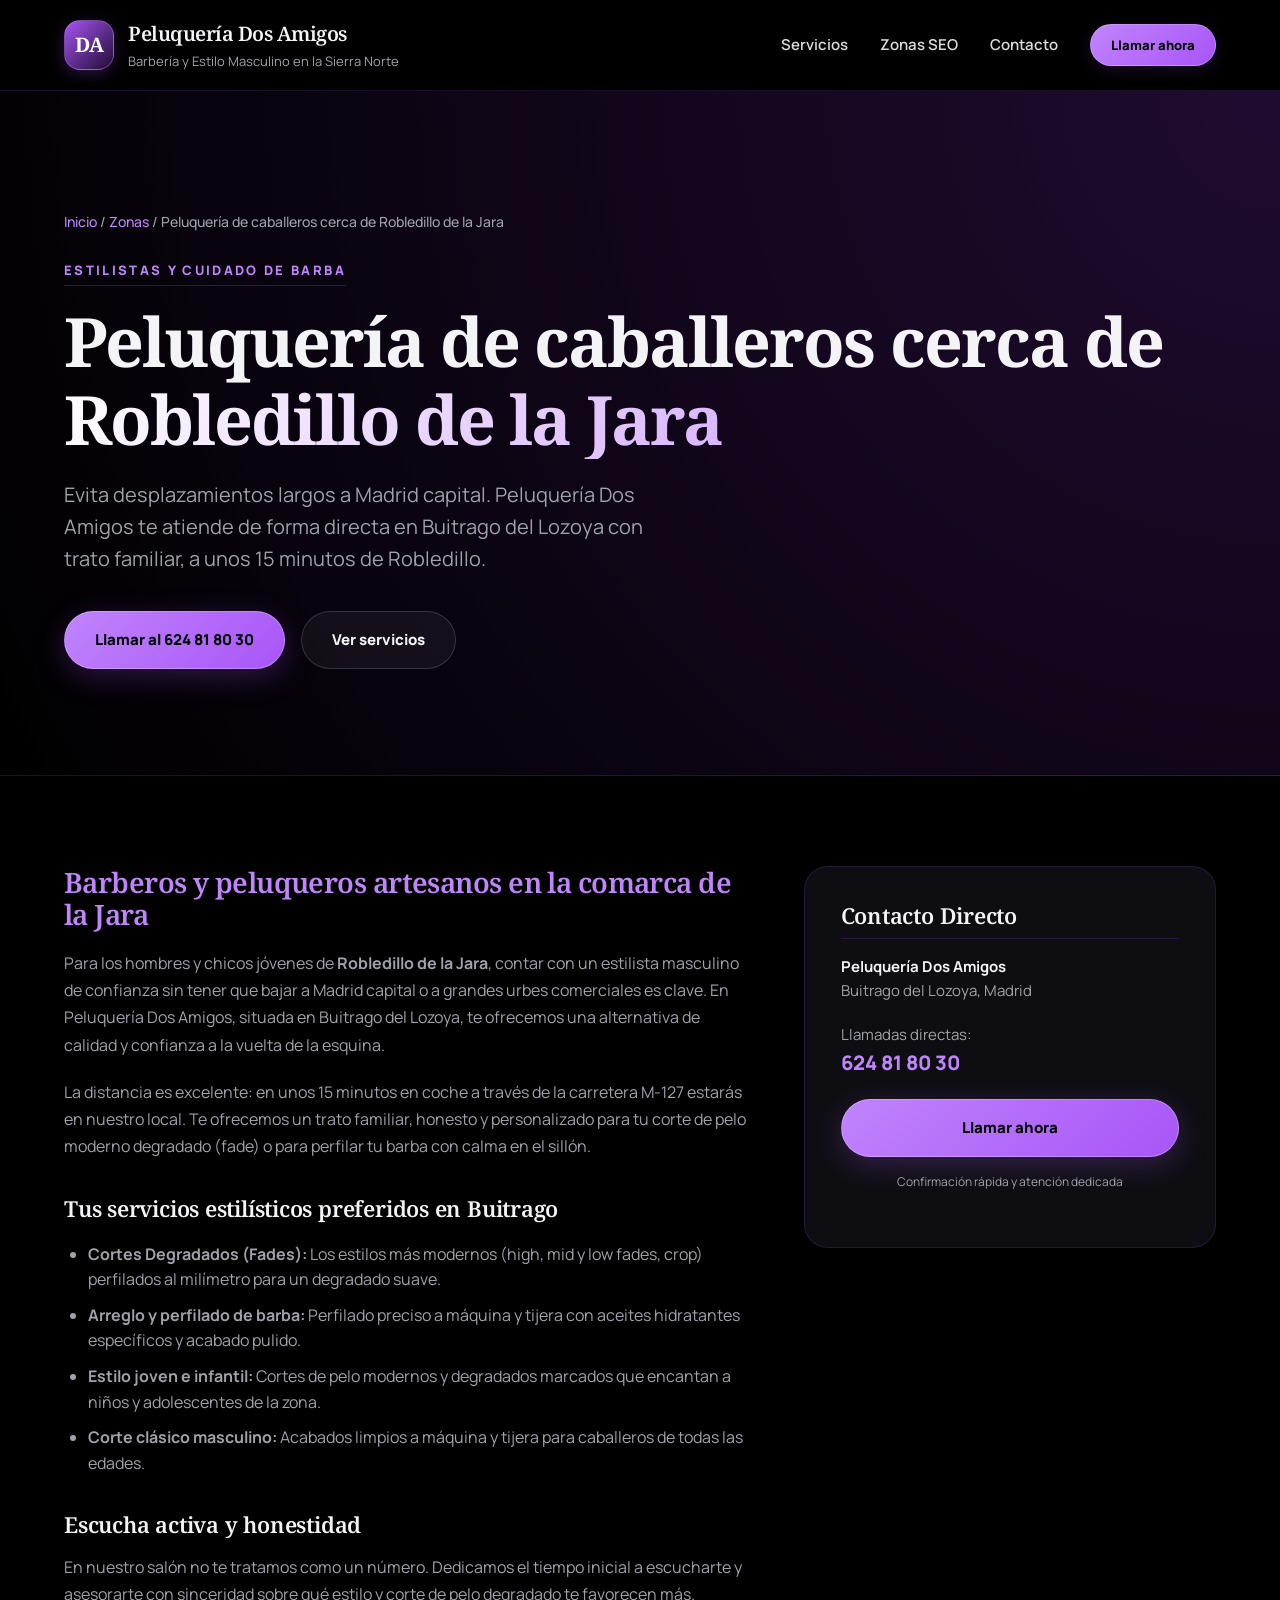
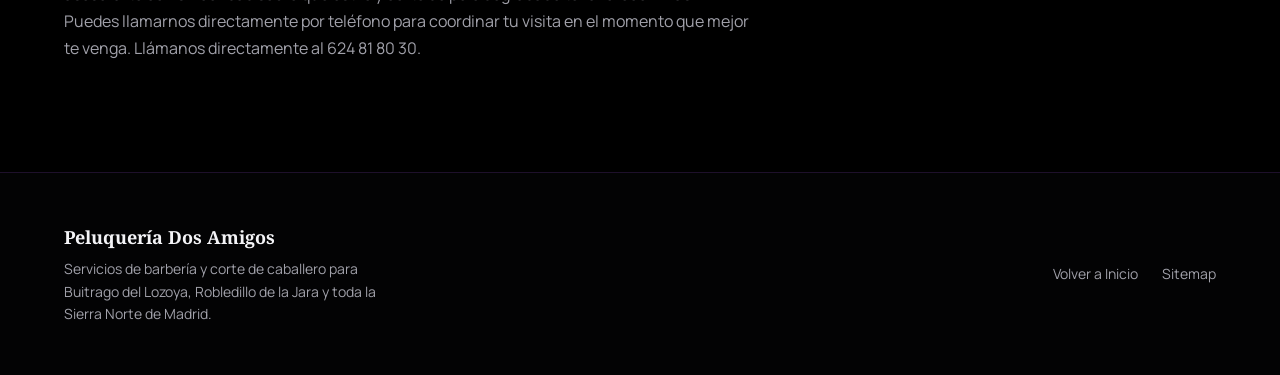
<file: zonas/peluqueria-robledillo-de-la-jara.html>
<!doctype html>
<html lang="es">
<head>
  <meta charset="UTF-8" />
  <meta name="viewport" content="width=device-width, initial-scale=1.0" />
  <title>Barbería cerca de Robledillo de la Jara | Peluquería de Caballeros Dos Amigos</title>
  <meta name="description" content="¿Buscas barbería o peluquería de caballeros cerca de Robledillo de la Jara? Peluquería Dos Amigos ofrece cortes modernos, degradados (fades) y barba a 15 minutos." />
  <meta name="robots" content="index, follow, max-image-preview:large" />
  
  <!-- Canonical URL -->
  <link rel="canonical" href="https://peluqueria-dos-amigos-buitrago.github.io/zonas/peluqueria-robledillo-de-la-jara.html" />
  <link rel="icon" href="../assets/favicon.svg" type="image/svg+xml" />
  
  <!-- Preconectar Google Fonts -->
  <link rel="preconnect" href="https://fonts.googleapis.com" />
  <link rel="preconnect" href="https://fonts.gstatic.com" crossorigin />
  
  <link rel="stylesheet" href="../assets/styles.css?v=1.1" />
  
  <!-- Datos estructurados Schema.org -->
  <script type="application/ld+json">
  {
    "@context": "https://schema.org",
    "@type": "Service",
    "name": "Barbería cerca de Robledillo de la Jara",
    "provider": {
      "@type": "BarberShop",
      "name": "Peluquería de Caballeros y Barbería Dos Amigos",
      "image": "https://peluqueria-dos-amigos-buitrago.github.io/assets/og-peluqueria-dos-amigos.jpg",
      "address": {
        "@type": "PostalAddress",
        "addressLocality": "Buitrago del Lozoya",
        "addressRegion": "Madrid",
        "addressCountry": "ES"
      }
    },
    "areaServed": {
      "@type": "AdministrativeArea",
      "name": "Robledillo de la Jara"
    },
    "serviceType": "Peluquería de caballeros, barbería, cortes degradados (fades), corte infantil y arreglo de barba"
  }
  </script>
</head>
<body>
  <!-- Header / Navegación -->
  <header class="site-header">
    <div class="container nav-wrap">
      <a href="../index.html" class="brand" aria-label="Peluquería de Caballeros y Barbería Dos Amigos - Inicio">
        <span class="brand-mark" aria-hidden="true">DA</span>
        <span>
          <strong>Peluquería Dos Amigos</strong>
          <small>Barbería y Estilo Masculino en la Sierra Norte</small>
        </span>
      </a>
      <button class="menu-toggle" aria-expanded="false" aria-controls="menu" aria-label="Abrir menú de navegación">☰</button>
      <nav id="menu" class="menu" aria-label="Navegación principal">
        <a href="../index.html#servicios">Servicios</a>
        <a href="../index.html#zonas">Zonas SEO</a>
        <a href="../index.html#contacto">Contacto</a>
        <a class="btn btn-small" href="tel:+34624818030">Llamar ahora</a>
      </nav>
    </div>
  </header>

  <main id="contenido">
    <!-- Hero Section para Landing Local -->
    <section class="local-hero">
      <div class="container reveal">
        <nav class="breadcrumb" aria-label="Ruta de navegación">
          <a href="../index.html">Inicio</a> / <a href="../index.html#zonas">Zonas</a> / Peluquería de caballeros cerca de Robledillo de la Jara
        </nav>
        <p class="eyebrow">Estilistas y Cuidado de Barba</p>
        <h1>Peluquería de caballeros cerca de <strong>Robledillo de la Jara</strong></h1>
        <p class="lead">Evita desplazamientos largos a Madrid capital. Peluquería Dos Amigos te atiende de forma directa en Buitrago del Lozoya con trato familiar, a unos 15 minutos de Robledillo.</p>
        <div class="hero-actions">
          <a class="btn" href="tel:+34624818030">Llamar al 624 81 80 30</a>
          <a class="btn btn-ghost" href="../index.html#servicios">Ver servicios</a>
        </div>
      </div>
    </section>

    <!-- Contenido Detallado Local -->
    <section class="local-content">
      <div class="container local-grid">
        <article class="reveal">
          <h2>Barberos y peluqueros artesanos en la comarca de la Jara</h2>
          <p>Para los hombres y chicos jóvenes de <strong>Robledillo de la Jara</strong>, contar con un estilista masculino de confianza sin tener que bajar a Madrid capital o a grandes urbes comerciales es clave. En Peluquería Dos Amigos, situada en Buitrago del Lozoya, te ofrecemos una alternativa de calidad y confianza a la vuelta de la esquina.</p>
          <p>La distancia es excelente: en unos 15 minutos en coche a través de la carretera M-127 estarás en nuestro local. Te ofrecemos un trato familiar, honesto y personalizado para tu corte de pelo moderno degradado (fade) o para perfilar tu barba con calma en el sillón.</p>
          
          <h3>Tus servicios estilísticos preferidos en Buitrago</h3>
          <ul>
            <li><strong>Cortes Degradados (Fades):</strong> Los estilos más modernos (high, mid y low fades, crop) perfilados al milímetro para un degradado suave.</li>
            <li><strong>Arreglo y perfilado de barba:</strong> Perfilado preciso a máquina y tijera con aceites hidratantes específicos y acabado pulido.</li>
            <li><strong>Estilo joven e infantil:</strong> Cortes de pelo modernos y degradados marcados que encantan a niños y adolescentes de la zona.</li>
            <li><strong>Corte clásico masculino:</strong> Acabados limpios a máquina y tijera para caballeros de todas las edades.</li>
          </ul>

          <h3>Escucha activa y honestidad</h3>
          <p>En nuestro salón no te tratamos como un número. Dedicamos el tiempo inicial a escucharte y asesorarte con sinceridad sobre qué estilo y corte de pelo degradado te favorecen más. Puedes llamarnos directamente por teléfono para coordinar tu visita en el momento que mejor te venga. Llámanos directamente al 624 81 80 30.</p>
        </article>

        <!-- Tarjeta de Contacto Lateral -->
        <aside class="seo-box reveal">
          <h3>Contacto Directo</h3>
          <p><strong>Peluquería Dos Amigos</strong><br>Buitrago del Lozoya, Madrid</p>
          
          <p>Llamadas directas:<br>
            <a href="tel:+34624818030" style="font-weight: 800; font-size: 20px; color: var(--gold-light);">624 81 80 30</a>
          </p>
          
          <a class="btn" href="tel:+34624818030">
            Llamar ahora
          </a>
          <p style="font-size: 12px; margin-top: 15px; color: var(--muted); text-align: center;">
            Confirmación rápida y atención dedicada
          </p>
        </aside>
      </div>
    </section>
  </main>

  <!-- Pie de Página -->
  <footer class="footer">
    <div class="container footer-grid">
      <div>
        <strong>Peluquería Dos Amigos</strong>
        <p>Servicios de barbería y corte de caballero para Buitrago del Lozoya, Robledillo de la Jara y toda la Sierra Norte de Madrid.</p>
      </div>
      <div class="footer-links">
        <a href="../index.html">Volver a Inicio</a>
        <a href="../sitemap.xml">Sitemap</a>
      </div>
    </div>
  </footer>

  <!-- Scripts -->
  <script src="../assets/main.js"></script>
</body>
</html>
</file>
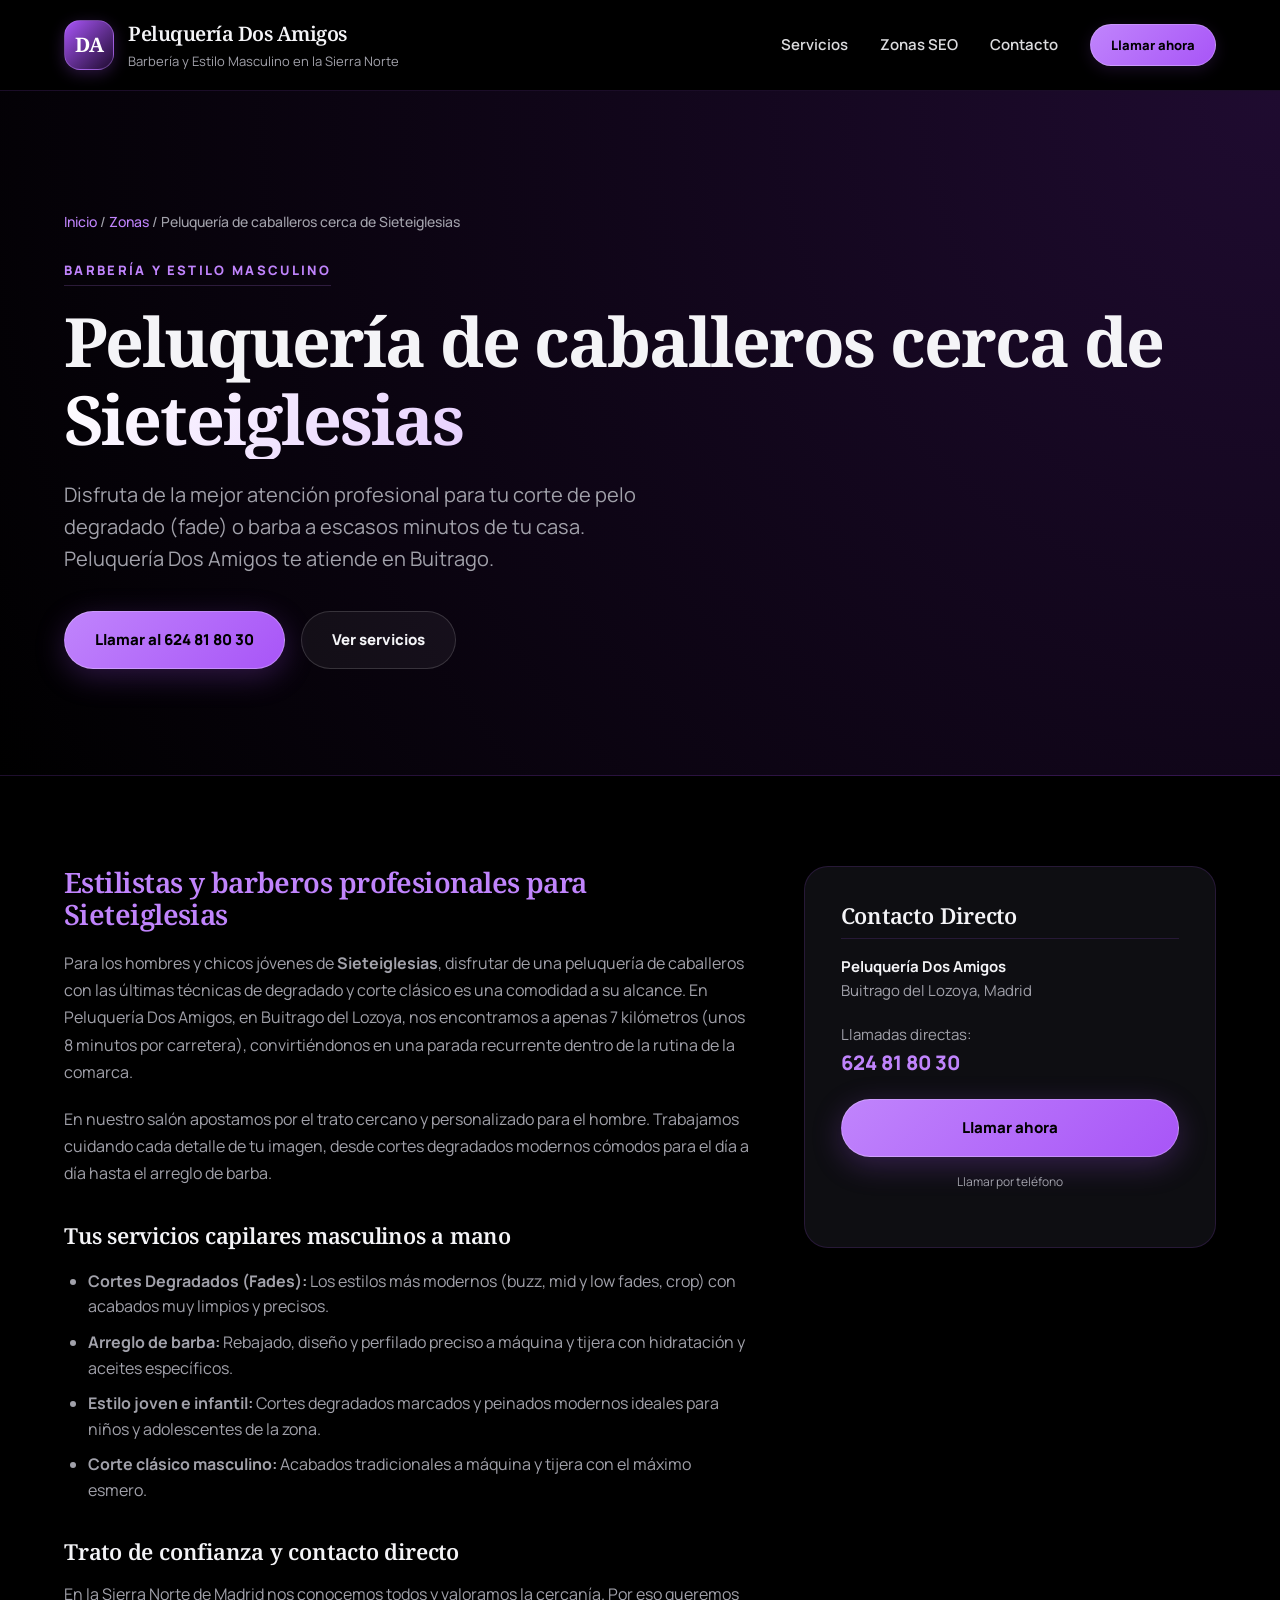
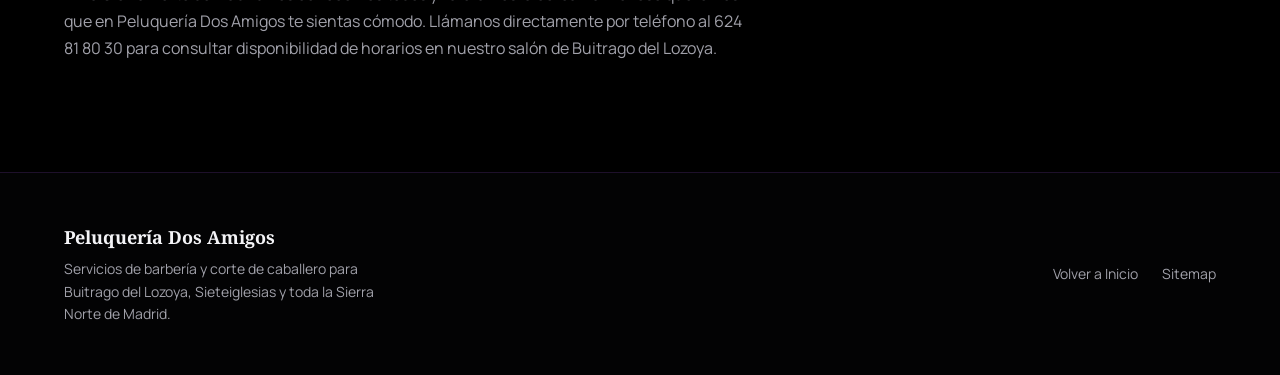
<file: zonas/peluqueria-sieteiglesias.html>
<!doctype html>
<html lang="es">
<head>
  <meta charset="UTF-8" />
  <meta name="viewport" content="width=device-width, initial-scale=1.0" />
  <title>Barbería cerca de Sieteiglesias | Peluquería de Caballeros Dos Amigos</title>
  <meta name="description" content="¿Buscas barbería o peluquería de caballeros cerca de Sieteiglesias? Peluquería Dos Amigos está en Buitrago del Lozoya, a solo 8 minutos. Cortes modernos, degradados (fades) y barba." />
  <meta name="robots" content="index, follow, max-image-preview:large" />
  
  <!-- Canonical URL -->
  <link rel="canonical" href="https://peluqueria-dos-amigos-buitrago.github.io/zonas/peluqueria-sieteiglesias.html" />
  <link rel="icon" href="../assets/favicon.svg" type="image/svg+xml" />
  
  <!-- Preconectar Google Fonts -->
  <link rel="preconnect" href="https://fonts.googleapis.com" />
  <link rel="preconnect" href="https://fonts.gstatic.com" crossorigin />
  
  <link rel="stylesheet" href="../assets/styles.css?v=1.1" />
  
  <!-- Datos estructurados Schema.org -->
  <script type="application/ld+json">
  {
    "@context": "https://schema.org",
    "@type": "Service",
    "name": "Barbería cerca de Sieteiglesias",
    "provider": {
      "@type": "BarberShop",
      "name": "Peluquería de Caballeros y Barbería Dos Amigos",
      "image": "https://peluqueria-dos-amigos-buitrago.github.io/assets/og-peluqueria-dos-amigos.jpg",
      "address": {
        "@type": "PostalAddress",
        "addressLocality": "Buitrago del Lozoya",
        "addressRegion": "Madrid",
        "addressCountry": "ES"
      }
    },
    "areaServed": {
      "@type": "AdministrativeArea",
      "name": "Sieteiglesias"
    },
    "serviceType": "Peluquería de caballeros, barbería, cortes degradados (fades), corte infantil y arreglo de barba"
  }
  </script>
</head>
<body>
  <!-- Header / Navegación -->
  <header class="site-header">
    <div class="container nav-wrap">
      <a href="../index.html" class="brand" aria-label="Peluquería de Caballeros y Barbería Dos Amigos - Inicio">
        <span class="brand-mark" aria-hidden="true">DA</span>
        <span>
          <strong>Peluquería Dos Amigos</strong>
          <small>Barbería y Estilo Masculino en la Sierra Norte</small>
        </span>
      </a>
      <button class="menu-toggle" aria-expanded="false" aria-controls="menu" aria-label="Abrir menú de navegación">☰</button>
      <nav id="menu" class="menu" aria-label="Navegación principal">
        <a href="../index.html#servicios">Servicios</a>
        <a href="../index.html#zonas">Zonas SEO</a>
        <a href="../index.html#contacto">Contacto</a>
        <a class="btn btn-small" href="tel:+34624818030">Llamar ahora</a>
      </nav>
    </div>
  </header>

  <main id="contenido">
    <!-- Hero Section para Landing Local -->
    <section class="local-hero">
      <div class="container reveal">
        <nav class="breadcrumb" aria-label="Ruta de navegación">
          <a href="../index.html">Inicio</a> / <a href="../index.html#zonas">Zonas</a> / Peluquería de caballeros cerca de Sieteiglesias
        </nav>
        <p class="eyebrow">Barbería y Estilo Masculino</p>
        <h1>Peluquería de caballeros cerca de <strong>Sieteiglesias</strong></h1>
        <p class="lead">Disfruta de la mejor atención profesional para tu corte de pelo degradado (fade) o barba a escasos minutos de tu casa. Peluquería Dos Amigos te atiende en Buitrago.</p>
        <div class="hero-actions">
          <a class="btn" href="tel:+34624818030">Llamar al 624 81 80 30</a>
          <a class="btn btn-ghost" href="../index.html#servicios">Ver servicios</a>
        </div>
      </div>
    </section>

    <!-- Contenido Detallado Local -->
    <section class="local-content">
      <div class="container local-grid">
        <article class="reveal">
          <h2>Estilistas y barberos profesionales para Sieteiglesias</h2>
          <p>Para los hombres y chicos jóvenes de <strong>Sieteiglesias</strong>, disfrutar de una peluquería de caballeros con las últimas técnicas de degradado y corte clásico es una comodidad a su alcance. En Peluquería Dos Amigos, en Buitrago del Lozoya, nos encontramos a apenas 7 kilómetros (unos 8 minutos por carretera), convirtiéndonos en una parada recurrente dentro de la rutina de la comarca.</p>
          <p>En nuestro salón apostamos por el trato cercano y personalizado para el hombre. Trabajamos cuidando cada detalle de tu imagen, desde cortes degradados modernos cómodos para el día a día hasta el arreglo de barba.</p>
          
          <h3>Tus servicios capilares masculinos a mano</h3>
          <ul>
            <li><strong>Cortes Degradados (Fades):</strong> Los estilos más modernos (buzz, mid y low fades, crop) con acabados muy limpios y precisos.</li>
            <li><strong>Arreglo de barba:</strong> Rebajado, diseño y perfilado preciso a máquina y tijera con hidratación y aceites específicos.</li>
            <li><strong>Estilo joven e infantil:</strong> Cortes degradados marcados y peinados modernos ideales para niños y adolescentes de la zona.</li>
            <li><strong>Corte clásico masculino:</strong> Acabados tradicionales a máquina y tijera con el máximo esmero.</li>
          </ul>

          <h3>Trato de confianza y contacto directo</h3>
          <p>En la Sierra Norte de Madrid nos conocemos todos y valoramos la cercanía. Por eso queremos que en Peluquería Dos Amigos te sientas cómodo. Llámanos directamente por teléfono al 624 81 80 30 para consultar disponibilidad de horarios en nuestro salón de Buitrago del Lozoya.</p>
        </article>

        <!-- Tarjeta de Contacto Lateral -->
        <aside class="seo-box reveal">
          <h3>Contacto Directo</h3>
          <p><strong>Peluquería Dos Amigos</strong><br>Buitrago del Lozoya, Madrid</p>
          
          <p>Llamadas directas:<br>
            <a href="tel:+34624818030" style="font-weight: 800; font-size: 20px; color: var(--gold-light);">624 81 80 30</a>
          </p>
          
          <a class="btn" href="tel:+34624818030">
            Llamar ahora
          </a>
          <p style="font-size: 12px; margin-top: 15px; color: var(--muted); text-align: center;">
            Llamar por teléfono
          </p>
        </aside>
      </div>
    </section>
  </main>

  <!-- Pie de Página -->
  <footer class="footer">
    <div class="container footer-grid">
      <div>
        <strong>Peluquería Dos Amigos</strong>
        <p>Servicios de barbería y corte de caballero para Buitrago del Lozoya, Sieteiglesias y toda la Sierra Norte de Madrid.</p>
      </div>
      <div class="footer-links">
        <a href="../index.html">Volver a Inicio</a>
        <a href="../sitemap.xml">Sitemap</a>
      </div>
    </div>
  </footer>

  <!-- Scripts -->
  <script src="../assets/main.js"></script>
</body>
</html>
</file>
<file: assets/styles.css>
@import url('https://fonts.googleapis.com/css2?family=Manrope:wght@300;400;500;600;700;800&family=Noto+Serif:ital,wght@0,400;0,600;0,700;1,400&display=swap');

:root {
  /* Color Palette - Premium Dark & Victoria-Inspired Purple/Lilac */
  --bg: #000000;          /* Pure black background */
  --bg-section: #08080a;  /* Very dark grey for sections */
  --paper: #0e0e12;       /* Dark grey/purple card background */
  --card: #14141a;        /* Card background */
  --text: #f4f4f7;        /* Off-white for high legibility */
  --muted: #a1a1aa;       /* Soft zinc gray for secondary text */
  --dark: #f4f4f7;        /* Keep off-white text in cards */
  
  /* Accents - Mapped to Gold properties to prevent HTML refactoring */
  --gold: #a855f7;        /* Main Purple accent (from Victoria) */
  --gold-light: #c084fc;  /* Bright Violet for hovers */
  --copper: #d8b4fe;      /* Lavender/Lilac accent */
  
  /* Borders and Shadows */
  --line: rgba(168, 85, 247, 0.16);
  --shadow: 0 20px 50px rgba(0, 0, 0, 0.8);
  --glow: 0 0 30px rgba(168, 85, 247, 0.12);
  
  /* Layout */
  --radius: 24px;
  --max: 1200px;
}

* {
  box-sizing: border-box;
  margin: 0;
  padding: 0;
}

html {
  scroll-behavior: smooth;
}

body {
  font-family: 'Manrope', ui-sans-serif, system-ui, sans-serif;
  background-color: var(--bg);
  color: var(--text);
  line-height: 1.6;
  -webkit-font-smoothing: antialiased;
  position: relative;
}

/* Faint background watermark of barber shop/haircuts */
body::before {
  content: "";
  position: fixed;
  inset: 0;
  background-image: url('https://images.unsplash.com/photo-1503951914875-452162b0f3f1?auto=format&fit=crop&w=1920&q=80');
  background-size: cover;
  background-position: center;
  opacity: 0.035; /* Faint watermark of barber/haircut */
  pointer-events: none;
  z-index: -2;
}

a {
  color: inherit;
  text-decoration: none;
  transition: color 0.3s ease, border-color 0.3s ease;
}

img {
  max-width: 100%;
  height: auto;
  display: block;
}

/* Accessibility skip link */
.skip {
  position: absolute;
  left: -999px;
  top: auto;
}

.skip:focus {
  left: 16px;
  top: 16px;
  background: var(--gold);
  color: var(--bg);
  padding: 12px 18px;
  border-radius: 12px;
  font-weight: 800;
  z-index: 999;
}

/* Container */
.container {
  max-width: var(--max);
  margin: 0 auto;
  padding: 0 24px;
}

/* Sticky Header */
.site-header {
  position: sticky;
  top: 0;
  z-index: 100;
  background: rgba(0, 0, 0, 0.85);
  backdrop-filter: blur(20px);
  -webkit-backdrop-filter: blur(20px);
  border-bottom: 1px solid var(--line);
  transition: background 0.3s ease;
}

.nav-wrap {
  display: flex;
  align-items: center;
  justify-content: space-between;
  min-height: 90px;
}

.brand {
  display: flex;
  gap: 14px;
  align-items: center;
}

.brand-mark {
  width: 50px;
  height: 50px;
  border: 1px solid rgba(192, 132, 252, 0.4);
  border-radius: 16px;
  display: grid;
  place-items: center;
  background: linear-gradient(135deg, var(--gold), #1f0b30);
  color: #fff;
  font-family: 'Noto Serif', serif;
  font-weight: 700;
  font-size: 20px;
  letter-spacing: -1px;
  box-shadow: 0 4px 15px rgba(168, 85, 247, 0.25);
}

.brand strong {
  display: block;
  font-family: 'Noto Serif', serif;
  font-size: 20px;
  color: var(--text);
  font-weight: 600;
  letter-spacing: -0.5px;
}

.brand small {
  display: block;
  color: var(--muted);
  font-size: 13px;
  margin-top: 1px;
  font-weight: 400;
}

/* Menu items */
.menu {
  display: flex;
  align-items: center;
  gap: 32px;
  font-weight: 600;
  font-size: 15px;
}

.menu a:not(.btn) {
  color: var(--text);
  opacity: 0.9;
  position: relative;
  padding: 6px 0;
}

.menu a:not(.btn):after {
  content: '';
  position: absolute;
  bottom: 0;
  left: 0;
  width: 0;
  height: 2px;
  background-color: var(--gold);
  transition: width 0.3s ease;
}

.menu a:not(.btn):hover {
  color: var(--gold-light);
  opacity: 1;
}

.menu a:not(.btn):hover:after {
  width: 100%;
}

.menu-toggle {
  display: none;
  background: none;
  border: 0;
  color: var(--text);
  font-size: 32px;
  cursor: pointer;
  padding: 6px;
}

/* Premium Buttons */
.btn {
  display: inline-flex;
  align-items: center;
  justify-content: center;
  gap: 10px;
  border-radius: 999px;
  background: linear-gradient(135deg, var(--gold-light), var(--gold));
  color: #000000;
  font-weight: 800;
  font-size: 15px;
  padding: 16px 30px;
  box-shadow: 0 8px 30px rgba(168, 85, 247, 0.25);
  border: 1px solid rgba(255, 255, 255, 0.25);
  cursor: pointer;
  transition: transform 0.2s cubic-bezier(0.175, 0.885, 0.32, 1.275), box-shadow 0.2s ease, filter 0.2s ease;
}

.btn:hover {
  transform: translateY(-3px);
  box-shadow: 0 12px 35px rgba(168, 85, 247, 0.4);
  filter: brightness(1.05);
}

.btn:active {
  transform: translateY(-1px);
}

.btn-small {
  padding: 10px 20px;
  font-size: 13px;
  box-shadow: 0 4px 15px rgba(168, 85, 247, 0.15);
}

.btn-ghost {
  background: rgba(255, 255, 255, 0.05);
  color: var(--text);
  box-shadow: none;
  border: 1px solid rgba(255, 255, 255, 0.15);
}

.btn-ghost:hover {
  background: rgba(255, 255, 255, 0.1);
  box-shadow: 0 8px 25px rgba(0, 0, 0, 0.4);
  border-color: rgba(192, 132, 252, 0.4);
}

/* Sections styling */
.section {
  padding: 110px 0;
}

.section-glow {
  position: relative;
  overflow: hidden;
}

.section-glow:before {
  content: "";
  position: absolute;
  inset: -20% -10% auto auto;
  width: 750px;
  height: 750px;
  background: radial-gradient(circle, rgba(168, 85, 247, 0.15), transparent 70%);
  pointer-events: none;
  z-index: 0;
}

.section-soft {
  background-color: var(--bg-section);
  border-top: 1px solid var(--line);
  border-bottom: 1px solid var(--line);
}

/* Hero Section */
.hero {
  min-height: 720px;
  display: flex;
  align-items: center;
  background: radial-gradient(circle at bottom left, #12091c, var(--bg));
  position: relative;
  z-index: 1;
}

.hero-grid {
  display: grid;
  grid-template-columns: 1.15fr 0.85fr;
  gap: 60px;
  align-items: center;
  width: 100%;
}

.hero-copy {
  position: relative;
  z-index: 2;
}

.eyebrow {
  color: var(--gold-light);
  text-transform: uppercase;
  letter-spacing: 0.18em;
  font-weight: 800;
  font-size: 13px;
  margin-bottom: 16px;
  display: inline-block;
  border-bottom: 1px solid rgba(192, 132, 252, 0.2);
  padding-bottom: 4px;
}

h1, h2, h3 {
  font-family: 'Noto Serif', Georgia, serif;
  line-height: 1.15;
  margin-bottom: 20px;
}

h1 {
  font-size: clamp(42px, 5.5vw, 68px);
  letter-spacing: -0.03em;
  font-weight: 700;
}

h1 strong {
  display: block;
  background: linear-gradient(135deg, #fff, var(--gold-light));
  -webkit-background-clip: text;
  -webkit-text-fill-color: transparent;
}

h2 {
  font-size: clamp(30px, 3.5vw, 48px);
  letter-spacing: -0.02em;
  font-weight: 600;
}

h3 {
  font-size: 24px;
  letter-spacing: -0.01em;
  font-weight: 600;
}

.lead {
  font-size: 20px;
  color: var(--muted);
  max-width: 620px;
  margin-bottom: 30px;
  font-weight: 400;
}

.hero-actions {
  display: flex;
  gap: 16px;
  flex-wrap: wrap;
  margin: 36px 0;
}

.trust-list {
  list-style: none;
  padding: 0;
  margin-top: 30px;
  display: flex;
  gap: 14px;
  flex-wrap: wrap;
}

.trust-list li {
  border: 1px solid var(--line);
  border-radius: 999px;
  padding: 10px 18px;
  background: rgba(168, 85, 247, 0.05);
  font-size: 14px;
  font-weight: 600;
  color: var(--text);
  backdrop-filter: blur(10px);
}

.hero-card {
  position: relative;
  z-index: 2;
}

/* Photo Cards & Image Panels */
.photo-card, .image-panel {
  min-height: 540px;
  border-radius: var(--radius);
  background-position: center;
  background-size: cover;
  box-shadow: var(--shadow);
  border: 1px solid rgba(168, 85, 247, 0.25);
  position: relative;
  overflow: hidden;
}

.photo-card::before, .image-panel::before {
  content: "";
  position: absolute;
  inset: 0;
  background: linear-gradient(to top, rgba(0, 0, 0, 0.5) 0%, transparent 60%);
}

.photo-main {
  background-image: linear-gradient(145deg, rgba(14, 14, 18, 0.4), rgba(168, 85, 247, 0.1)), url('https://images.unsplash.com/photo-1621605815971-fbc98d665033?auto=format&fit=crop&w=1200&q=80');
}

.floating-note {
  position: absolute;
  right: -10px;
  bottom: 40px;
  background: var(--paper);
  border: 1px solid rgba(168, 85, 247, 0.3);
  color: var(--text);
  padding: 18px 24px;
  border-radius: 20px;
  font-weight: 800;
  box-shadow: var(--shadow);
  display: flex;
  align-items: center;
  gap: 10px;
  z-index: 3;
}

.floating-note::before {
  content: "✦";
  color: var(--gold-light);
  font-size: 18px;
}

/* Heading section */
.section-heading {
  max-width: 800px;
  margin: 0 auto 60px;
  text-align: center;
  position: relative;
  z-index: 2;
}

.section-heading p:not(.eyebrow) {
  color: var(--muted);
  font-size: 19px;
  margin-top: 10px;
}

/* Services Grid & Cards */
.cards {
  display: grid;
  gap: 30px;
}

.services-grid {
  grid-template-columns: repeat(2, 1fr);
}

.card {
  background: var(--paper);
  color: var(--text);
  border-radius: var(--radius);
  padding: 36px;
  min-height: 250px;
  box-shadow: 0 10px 30px rgba(0, 0, 0, 0.5);
  border: 1px solid var(--line);
  position: relative;
  overflow: hidden;
  transition: transform 0.3s cubic-bezier(0.25, 0.8, 0.25, 1), border-color 0.3s ease, box-shadow 0.3s ease;
}

.card:hover {
  transform: translateY(-6px);
  border-color: rgba(192, 132, 252, 0.4);
  box-shadow: 0 15px 40px rgba(168, 85, 247, 0.15), var(--shadow);
}

.card h3 {
  margin-bottom: 12px;
  color: var(--text);
}

.card p {
  color: var(--muted);
  font-size: 15px;
  line-height: 1.6;
}

.icon {
  width: 48px;
  height: 48px;
  border-radius: 14px;
  background: linear-gradient(135deg, var(--gold-light), var(--gold));
  display: grid;
  place-items: center;
  color: #000000;
  font-size: 22px;
  font-weight: 700;
  margin-bottom: 24px;
}

/* Split layout */
.split {
  padding: 120px 0;
}

.split-grid {
  display: grid;
  grid-template-columns: 0.95fr 1.05fr;
  gap: 64px;
  align-items: center;
}

.image-panel {
  background-image: linear-gradient(145deg, rgba(14, 14, 18, 0.4), rgba(168, 85, 247, 0.1)), url('afeitado.png');
  min-height: 480px;
}

.split h2 {
  margin-bottom: 24px;
}

.split p {
  color: var(--muted);
  margin-bottom: 20px;
}

.text-link {
  font-weight: 700;
  color: var(--gold-light);
  display: inline-flex;
  align-items: center;
  gap: 8px;
  border-bottom: 1px solid transparent;
  padding-bottom: 2px;
}

.text-link:hover {
  color: var(--text);
  border-color: var(--gold-light);
}

/* Zones Grid (SEO) */
.zone-grid {
  display: grid;
  grid-template-columns: repeat(5, 1fr);
  gap: 16px;
}

.zone-grid a {
  padding: 20px 14px;
  border-radius: 16px;
  background: rgba(20, 20, 26, 0.6);
  border: 1px solid var(--line);
  text-align: center;
  font-weight: 700;
  font-size: 15px;
  color: var(--text);
  transition: all 0.3s cubic-bezier(0.25, 0.8, 0.25, 1);
  display: flex;
  align-items: center;
  justify-content: center;
  min-height: 64px;
}

.zone-grid a:hover {
  background: rgba(168, 85, 247, 0.12);
  border-color: var(--gold);
  color: var(--gold-light);
  transform: scale(1.03);
  box-shadow: var(--glow);
}

/* Methodology Section */
.section-dark {
  background-color: #030304;
  border-bottom: 1px solid var(--line);
}

.method-grid {
  display: grid;
  grid-template-columns: repeat(3, 1fr);
  gap: 30px;
}

.method {
  border: 1px solid var(--line);
  border-radius: var(--radius);
  padding: 36px;
  background: var(--paper);
  box-shadow: 0 8px 30px rgba(0, 0, 0, 0.3);
  transition: transform 0.3s ease, border-color 0.3s ease;
}

.method:hover {
  transform: translateY(-4px);
  border-color: rgba(168, 85, 247, 0.35);
}

.method span {
  display: block;
  color: var(--gold-light);
  font-weight: 800;
  font-size: 14px;
  letter-spacing: 0.2em;
  margin-bottom: 16px;
}

.method h3 {
  margin-bottom: 12px;
}

.method p {
  color: var(--muted);
  font-size: 15px;
}

/* Contact box and lists */
.contact-box {
  display: grid;
  grid-template-columns: 1.15fr 0.85fr;
  gap: 48px;
  align-items: center;
  background: linear-gradient(135deg, var(--paper), #09090b);
  border: 1px solid var(--line);
  color: var(--text);
  padding: 56px;
  border-radius: var(--radius);
  box-shadow: var(--shadow), var(--glow);
}

.contact-box h2 {
  margin-bottom: 16px;
}

.contact-box p {
  color: var(--muted);
  margin-bottom: 24px;
}

.contact-list {
  list-style: none;
  display: flex;
  flex-direction: column;
  gap: 16px;
}

.contact-list li {
  display: flex;
  gap: 12px;
  font-size: 16px;
}

.contact-list strong {
  color: var(--gold-light);
  min-width: 140px;
  display: inline-block;
}

.contact-list a:hover {
  color: var(--gold-light);
}

.contact-actions {
  display: flex;
  flex-direction: column;
  gap: 16px;
}

.contact-actions .btn {
  width: 100%;
}

/* Local SEO Landings Elements */
.local-hero {
  padding: 120px 0 70px;
  background: radial-gradient(circle at top right, #1f0b30, var(--bg));
  border-bottom: 1px solid var(--line);
}

.breadcrumb {
  color: var(--muted);
  font-size: 14px;
  margin-bottom: 24px;
  font-weight: 500;
}

.breadcrumb a {
  color: var(--gold-light);
  transition: color 0.2s ease;
}

.breadcrumb a:hover {
  color: var(--text);
}

.local-content {
  background-color: var(--bg);
  padding: 90px 0;
}

.local-content .local-grid {
  display: grid;
  grid-template-columns: 1.25fr 0.75fr;
  gap: 52px;
}

.local-content article {
  position: relative;
  z-index: 2;
}

.local-content article h2 {
  font-size: 28px;
  margin-bottom: 20px;
  color: var(--gold-light);
}

.local-content article h3 {
  font-size: 22px;
  margin: 36px 0 16px;
  color: var(--text);
}

.local-content article p {
  color: var(--muted);
  margin-bottom: 20px;
  font-size: 16px;
  line-height: 1.7;
}

.local-content article ul {
  margin: 20px 0 30px 24px;
  color: var(--muted);
}

.local-content article li {
  margin-bottom: 10px;
  line-height: 1.6;
}

.seo-box {
  background: var(--paper);
  border: 1px solid var(--line);
  border-radius: var(--radius);
  padding: 36px;
  position: sticky;
  top: 120px;
  height: fit-content;
  box-shadow: 0 10px 30px rgba(0, 0, 0, 0.4);
}

.seo-box h3 {
  font-size: 22px;
  margin-bottom: 16px;
  border-bottom: 1px solid var(--line);
  padding-bottom: 10px;
}

.seo-box p {
  font-size: 15px;
  color: var(--muted);
  margin-bottom: 20px;
}

.seo-box strong {
  color: var(--text);
}

.seo-box a.btn {
  width: 100%;
}

/* Footer styling */
.footer {
  padding: 50px 0;
  border-top: 1px solid var(--line);
  background-color: #030304;
  color: var(--muted);
  font-size: 14px;
}

.footer-grid {
  display: flex;
  justify-content: space-between;
  align-items: center;
  gap: 30px;
}

.footer strong {
  font-family: 'Noto Serif', serif;
  font-size: 18px;
  color: var(--text);
  display: block;
  margin-bottom: 6px;
}

.footer p {
  max-width: 320px;
}

.footer-links {
  display: flex;
  gap: 24px;
}

.footer a {
  color: var(--muted);
}

.footer a:hover {
  color: var(--gold-light);
}

/* Floating WhatsApp Button */
.whatsapp-float {
  position: fixed;
  bottom: 30px;
  right: 30px;
  width: 60px;
  height: 60px;
  background-color: #25d366;
  border-radius: 50%;
  display: flex;
  align-items: center;
  justify-content: center;
  box-shadow: 0 6px 20px rgba(0,0,0,0.5);
  z-index: 999;
  transition: transform 0.3s ease, background-color 0.3s ease;
}

.whatsapp-float:hover {
  transform: translateY(-5px) scale(1.05);
  background-color: #128c7e;
}

.whatsapp-float svg {
  width: 32px;
  height: 32px;
  fill: #fff;
}

/* Pulse animation for WhatsApp button */
.whatsapp-float::after {
  content: '';
  position: absolute;
  width: 100%;
  height: 100%;
  border-radius: 50%;
  border: 2px solid #25d366;
  animation: pulseFloat 2s infinite;
  opacity: 0;
  pointer-events: none;
}

@keyframes pulseFloat {
  0% {
    transform: scale(1);
    opacity: 0.8;
  }
  100% {
    transform: scale(1.4);
    opacity: 0;
  }
}

/* Reveal Animations */
.reveal {
  opacity: 0;
  transform: translateY(30px);
  transition: opacity 0.8s cubic-bezier(0.215, 0.61, 0.355, 1), transform 0.8s cubic-bezier(0.215, 0.61, 0.355, 1);
}

.reveal.visible {
  opacity: 1;
  transform: translateY(0);
}

.delay-1 { transition-delay: 0.1s; }
.delay-2 { transition-delay: 0.2s; }
.delay-3 { transition-delay: 0.3s; }
.delay-4 { transition-delay: 0.4s; }

/* Custom Floating Card Motion */
.floating-card {
  animation: floatGentle 6s ease-in-out infinite;
}

@keyframes floatGentle {
  0%, 100% {
    transform: translateY(0);
  }
  50% {
    transform: translateY(-10px);
  }
}

/* Media Queries for Responsiveness */
@media (max-width: 1024px) {
  .hero-grid {
    gap: 40px;
  }
  
  .services-grid {
    grid-template-columns: repeat(2, 1fr);
  }
  
  .zone-grid {
    grid-template-columns: repeat(4, 1fr);
  }
}

@media (max-width: 900px) {
  .menu-toggle {
    display: block;
  }
  
  .menu {
    position: absolute;
    left: 24px;
    right: 24px;
    top: 90px;
    display: none;
    flex-direction: column;
    background: #0b0b0e;
    border: 1px solid var(--line);
    border-radius: 20px;
    padding: 24px;
    gap: 20px;
    box-shadow: var(--shadow);
    z-index: 100;
  }
  
  .menu.open {
    display: flex;
    animation: slideDown 0.3s cubic-bezier(0.175, 0.885, 0.32, 1.1) forwards;
  }
  
  .menu a:not(.btn) {
    width: 100%;
    padding: 8px 0;
    font-size: 17px;
    border-bottom: 1px solid rgba(255,255,255,0.05);
  }
  
  .menu a:not(.btn):after {
    display: none;
  }
  
  .menu .btn {
    width: 100%;
    margin-top: 10px;
  }
  
  .hero-grid, .split-grid, .contact-box, .local-content .local-grid {
    grid-template-columns: 1fr;
  }
  
  .hero-copy {
    text-align: center;
  }
  
  .hero-actions, .trust-list {
    justify-content: center;
  }
  
  .lead {
    margin-left: auto;
    margin-right: auto;
  }
  
  .photo-card {
    min-height: 440px;
  }
  
  .floating-note {
    right: 20px;
  }
  
  .zone-grid {
    grid-template-columns: repeat(3, 1fr);
  }
  
  .method-grid {
    grid-template-columns: 1fr 1fr;
  }
}

@media (max-width: 620px) {
  .section {
    padding: 80px 0;
  }
  
  .services-grid, .method-grid, .zone-grid {
    grid-template-columns: 1fr;
  }
  
  .hero {
    min-height: auto;
    padding: 100px 0 60px;
  }
  
  .footer-grid {
    flex-direction: column;
    text-align: center;
    gap: 20px;
  }
  
  .footer-links {
    justify-content: center;
  }
  
  .contact-box {
    padding: 30px;
  }
  
  .whatsapp-float {
    bottom: 20px;
    right: 20px;
    width: 54px;
    height: 54px;
  }
  
  .whatsapp-float svg {
    width: 28px;
    height: 28px;
  }
  
  .seo-box {
    position: static;
    margin-top: 30px;
  }
}

@keyframes slideDown {
  0% {
    opacity: 0;
    transform: translateY(-10px);
  }
  100% {
    opacity: 1;
    transform: translateY(0);
  }
}

/* Carousel Styles */
.carousel-container {
  width: 100%;
  height: 540px;
  position: relative;
  overflow: hidden;
  border-radius: var(--radius);
  border: 1px solid rgba(168, 85, 247, 0.25);
  box-shadow: var(--shadow);
}

.carousel-slides {
  width: 100%;
  height: 100%;
  position: relative;
}

.carousel-slide {
  position: absolute;
  top: 0;
  left: 0;
  width: 100%;
  height: 100%;
  background-position: center;
  background-size: cover;
  opacity: 0;
  transition: opacity 0.8s ease-in-out;
  z-index: 1;
}

.carousel-slide.active {
  opacity: 1;
  z-index: 2;
}

.carousel-slide::before {
  content: "";
  position: absolute;
  inset: 0;
  background: linear-gradient(to top, rgba(0, 0, 0, 0.5) 0%, transparent 60%);
}

.carousel-arrow {
  position: absolute;
  top: 50%;
  transform: translateY(-50%);
  background: rgba(14, 14, 18, 0.7);
  border: 1px solid rgba(168, 85, 247, 0.3);
  color: var(--text);
  width: 44px;
  height: 44px;
  border-radius: 50%;
  cursor: pointer;
  z-index: 10;
  display: flex;
  align-items: center;
  justify-content: center;
  font-size: 18px;
  transition: all 0.3s ease;
  user-select: none;
}

.carousel-arrow:hover {
  background: var(--gold);
  border-color: var(--gold-light);
  transform: translateY(-50%) scale(1.1);
  box-shadow: 0 0 12px rgba(168, 85, 247, 0.6);
}

.carousel-arrow.prev {
  left: 20px;
}

.carousel-arrow.next {
  right: 20px;
}

.carousel-dots {
  position: absolute;
  bottom: 20px;
  left: 50%;
  transform: translateX(-50%);
  z-index: 10;
  display: flex;
  gap: 10px;
}

.carousel-dots .dot {
  width: 10px;
  height: 10px;
  border-radius: 50%;
  background: rgba(255, 255, 255, 0.4);
  cursor: pointer;
  transition: all 0.3s ease;
  border: 1px solid rgba(0, 0, 0, 0.3);
}

.carousel-dots .dot.active {
  background: var(--gold);
  transform: scale(1.2);
  box-shadow: 0 0 8px var(--gold-light);
}

@media (max-width: 576px) {
  .carousel-container {
    height: 400px;
  }
  .carousel-arrow {
    width: 36px;
    height: 36px;
    font-size: 14px;
  }
  .carousel-arrow.prev {
    left: 10px;
  }
  .carousel-arrow.next {
    right: 10px;
  }
}
</file>
